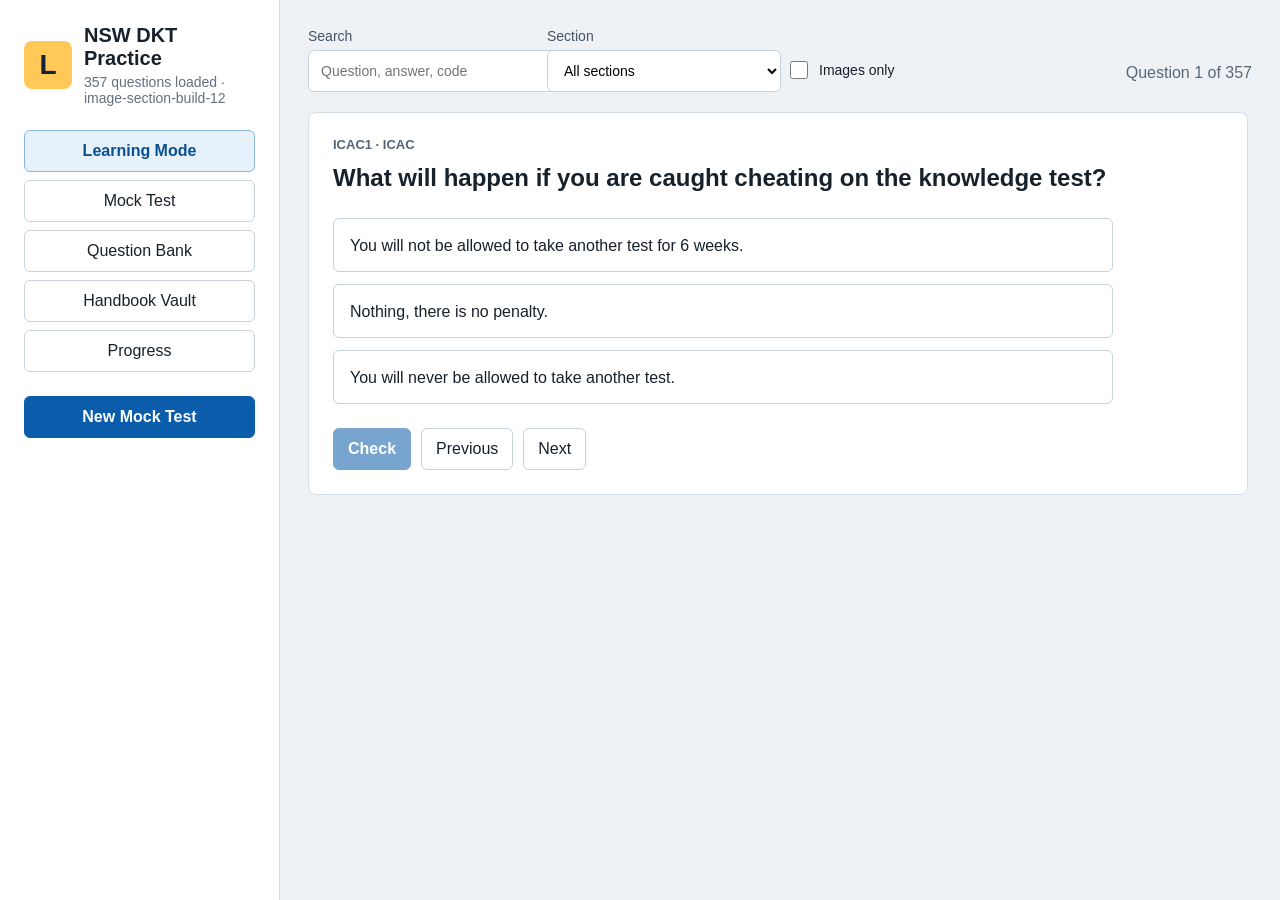
<file: index.html>
<!doctype html>
<html lang="en">
  <head>
    <meta charset="UTF-8" />
    <meta name="viewport" content="width=device-width, initial-scale=1.0" />
    <title>NSW DKT Practice</title>
    <link rel="stylesheet" href="./src/styles.css?v=12" />
  </head>
  <body>
    <div id="app"></div>
    <script type="module" src="./src/app.js?v=12"></script>
  </body>
</html>
</file>
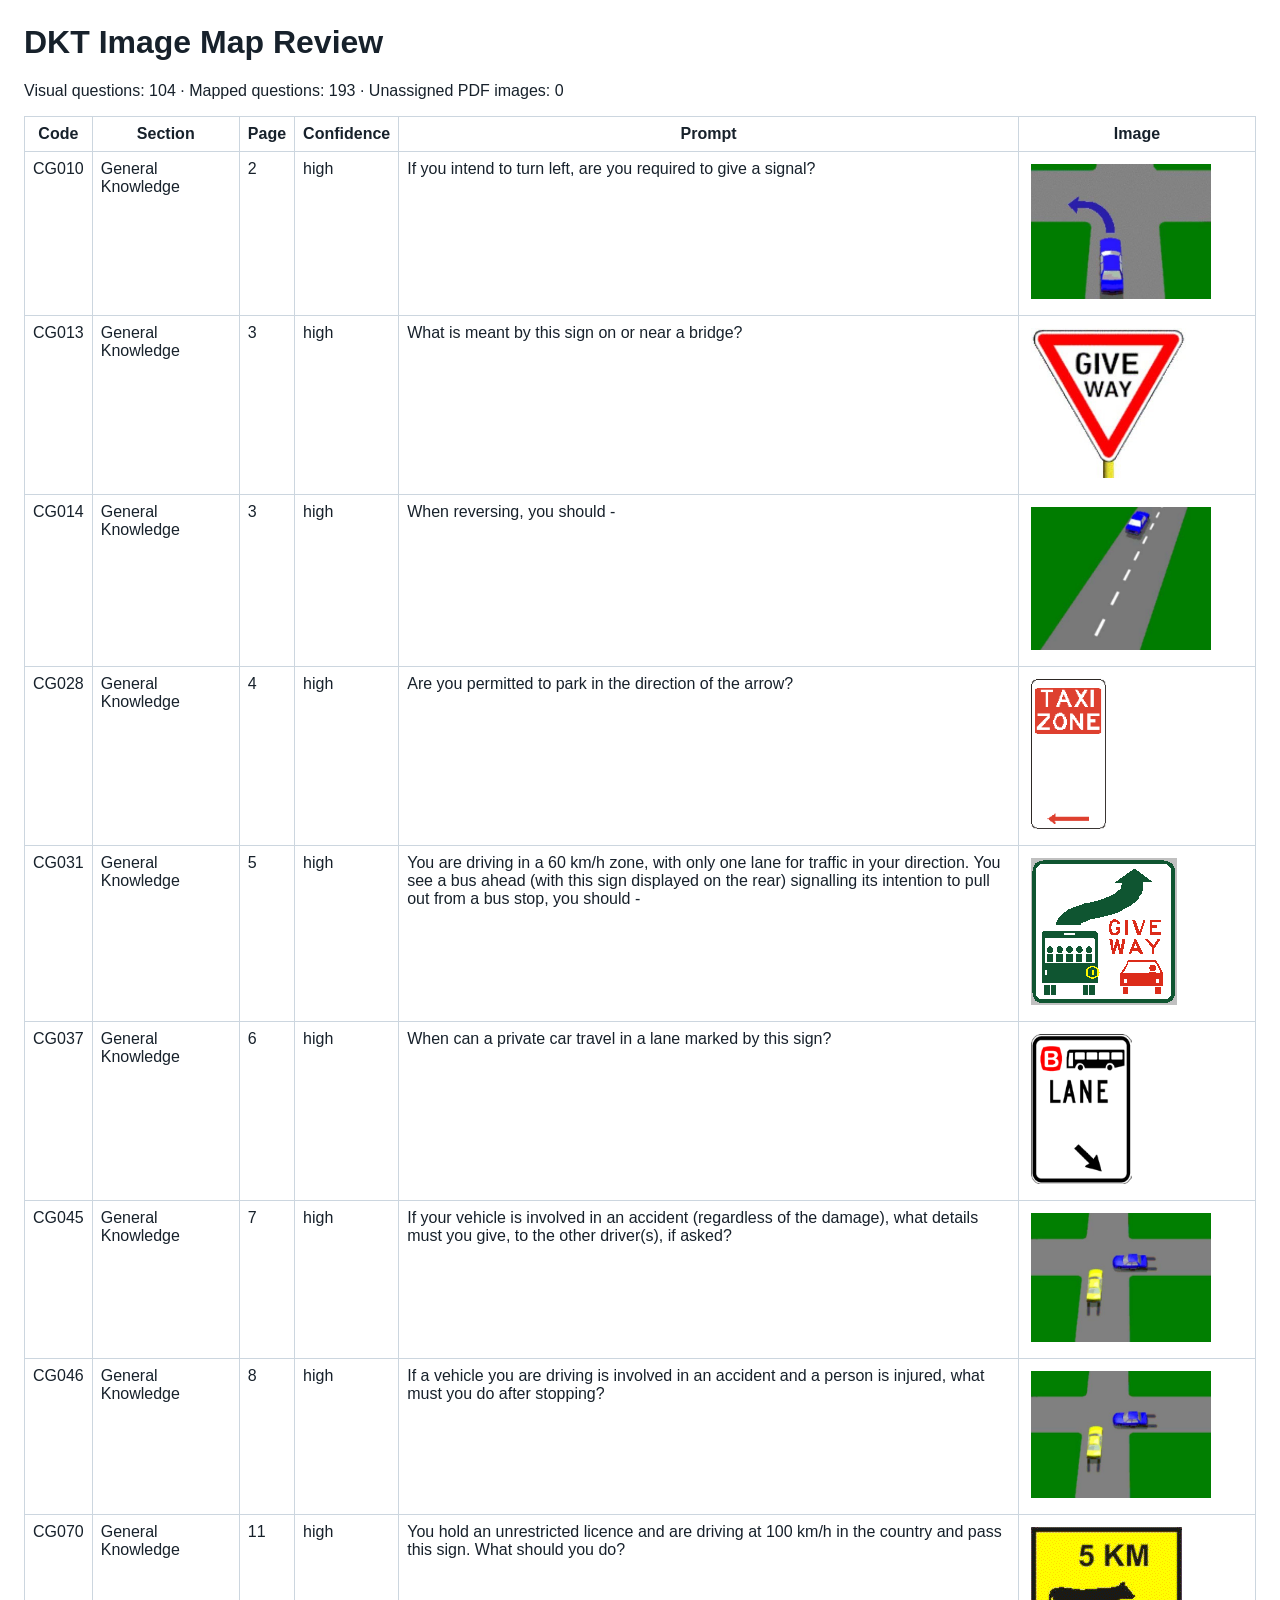
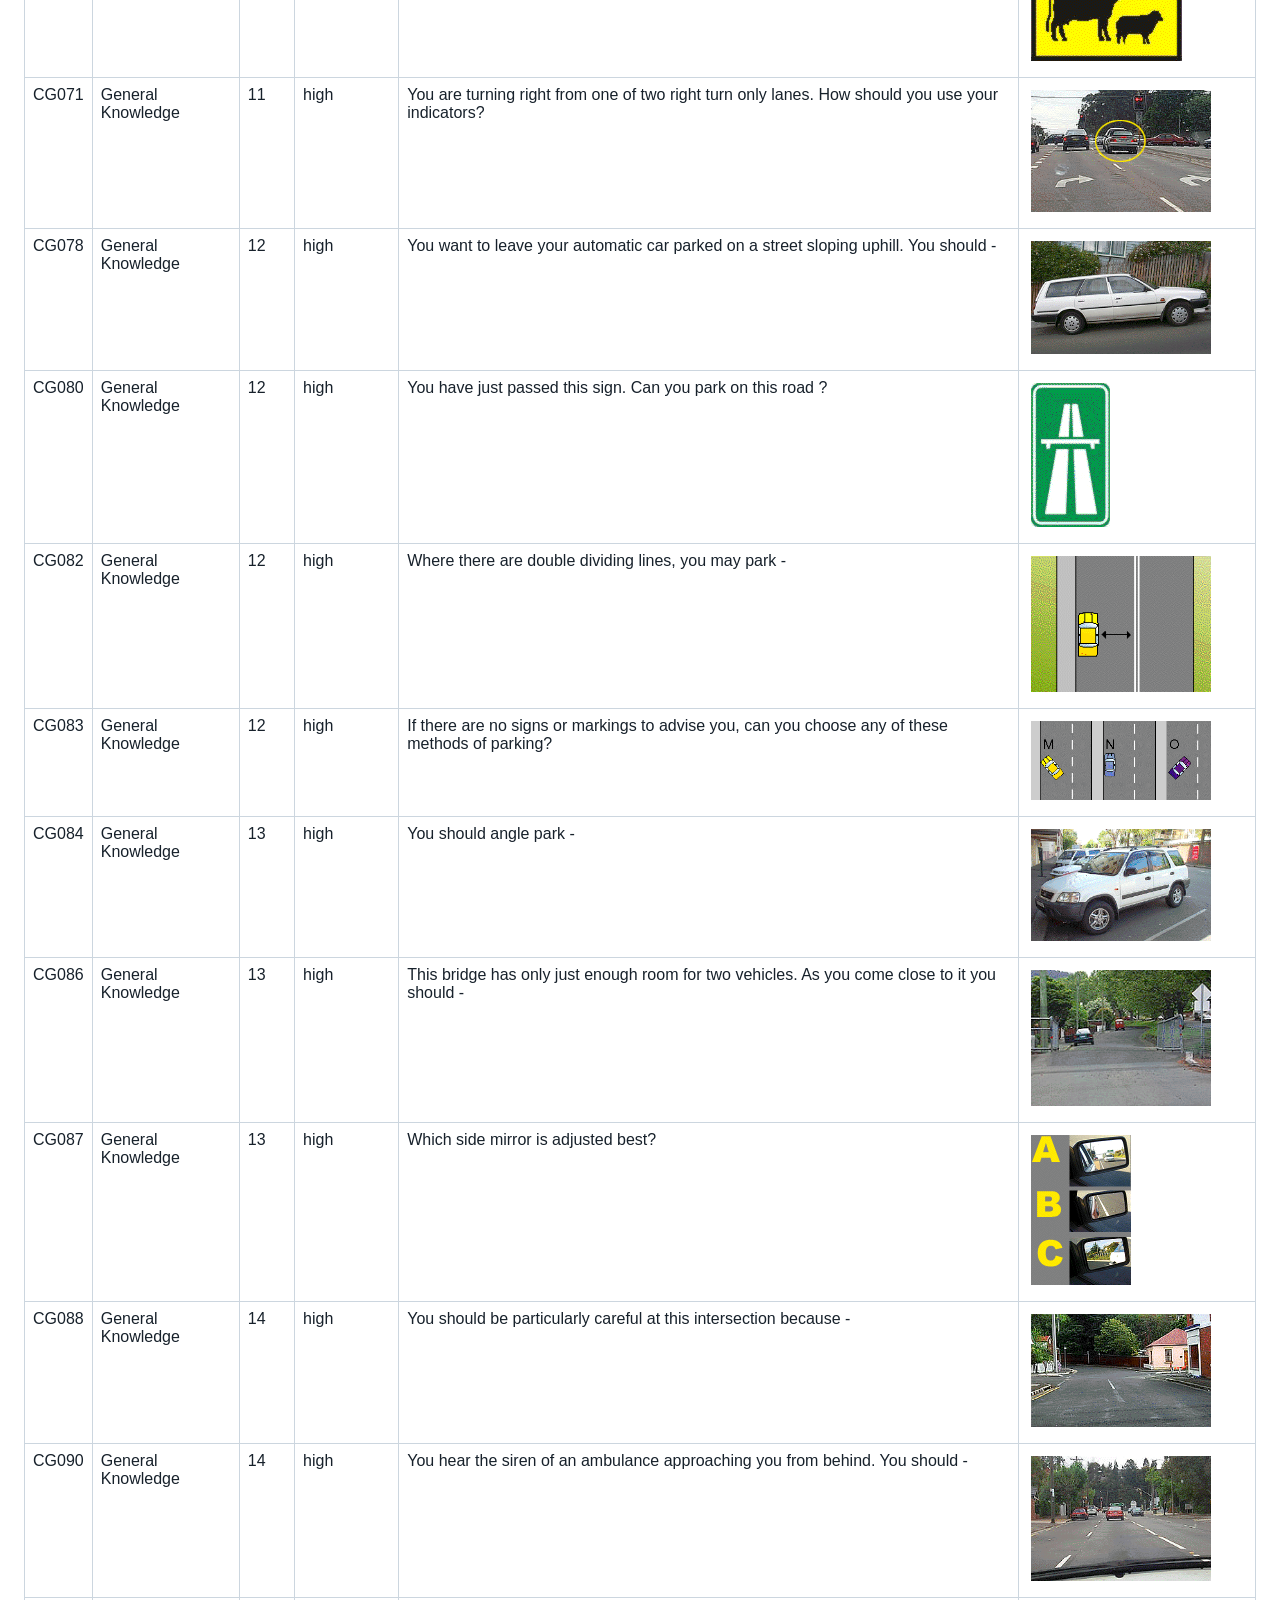
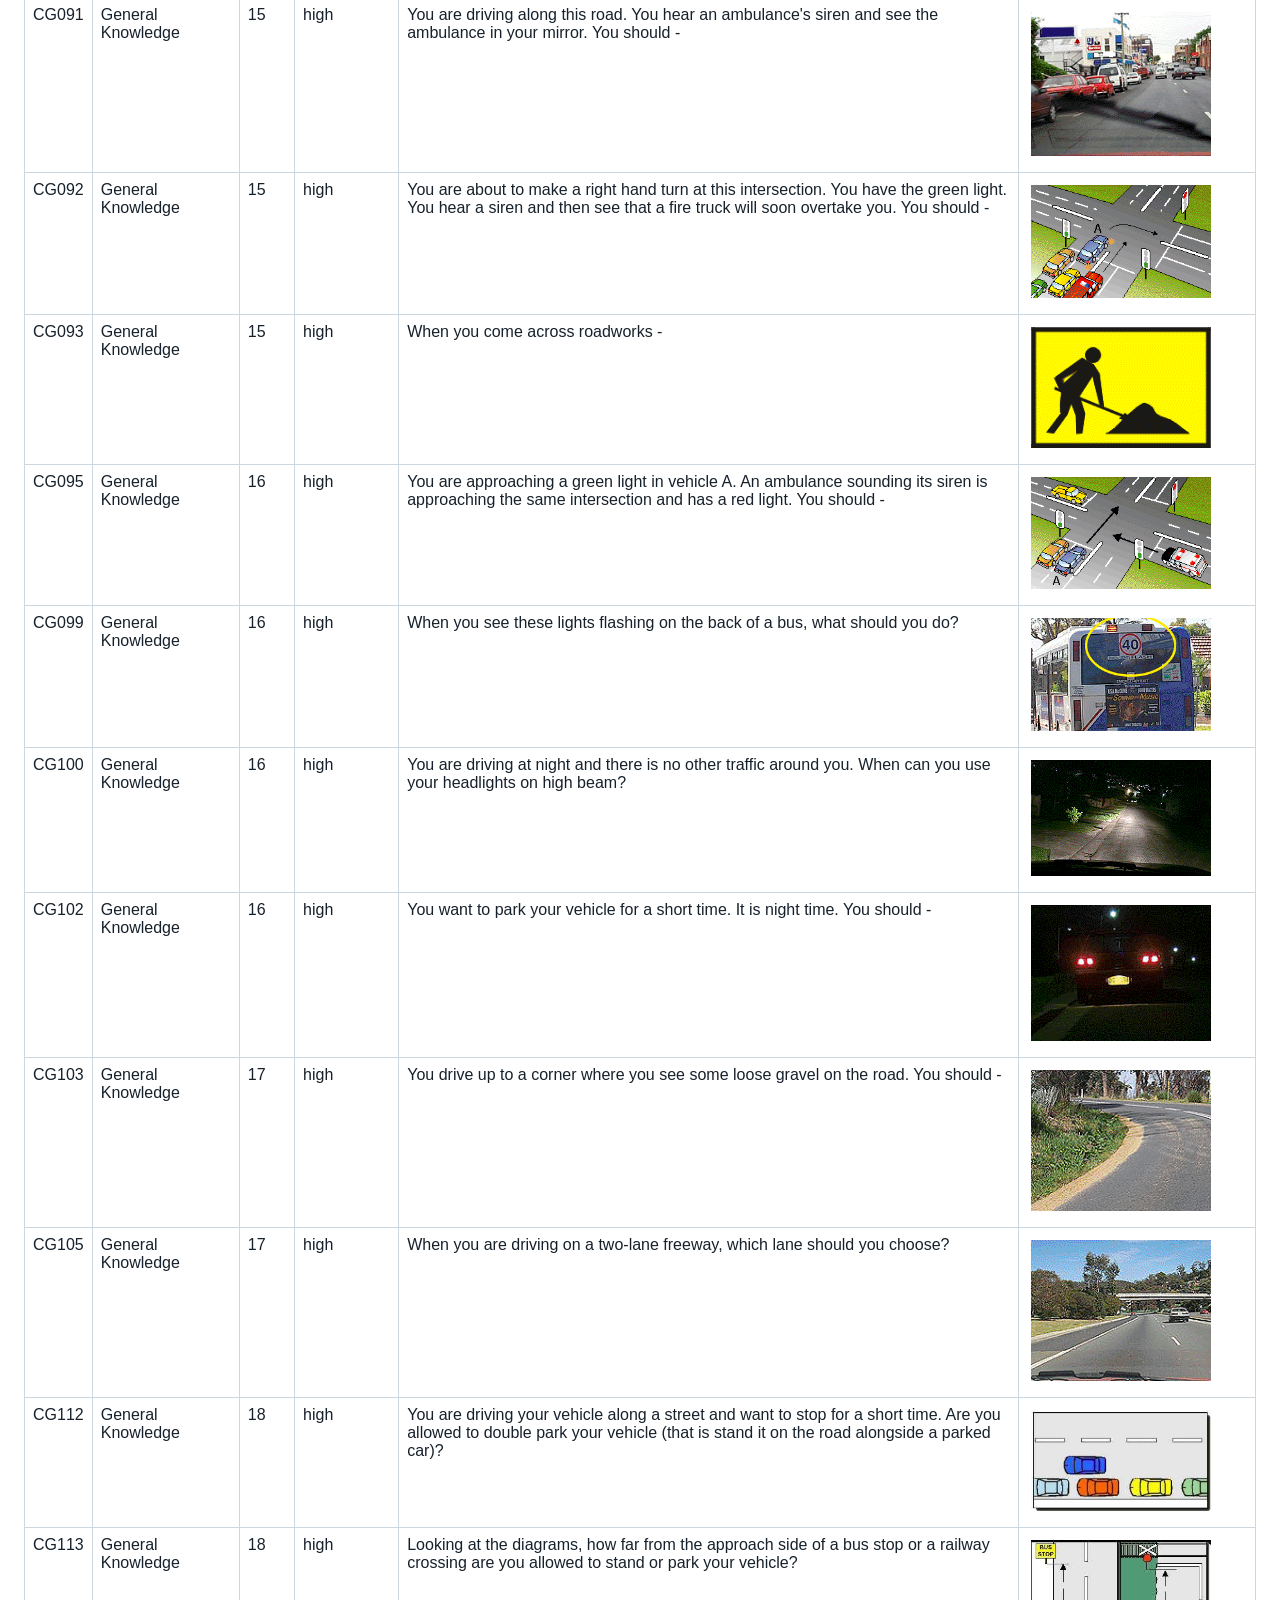
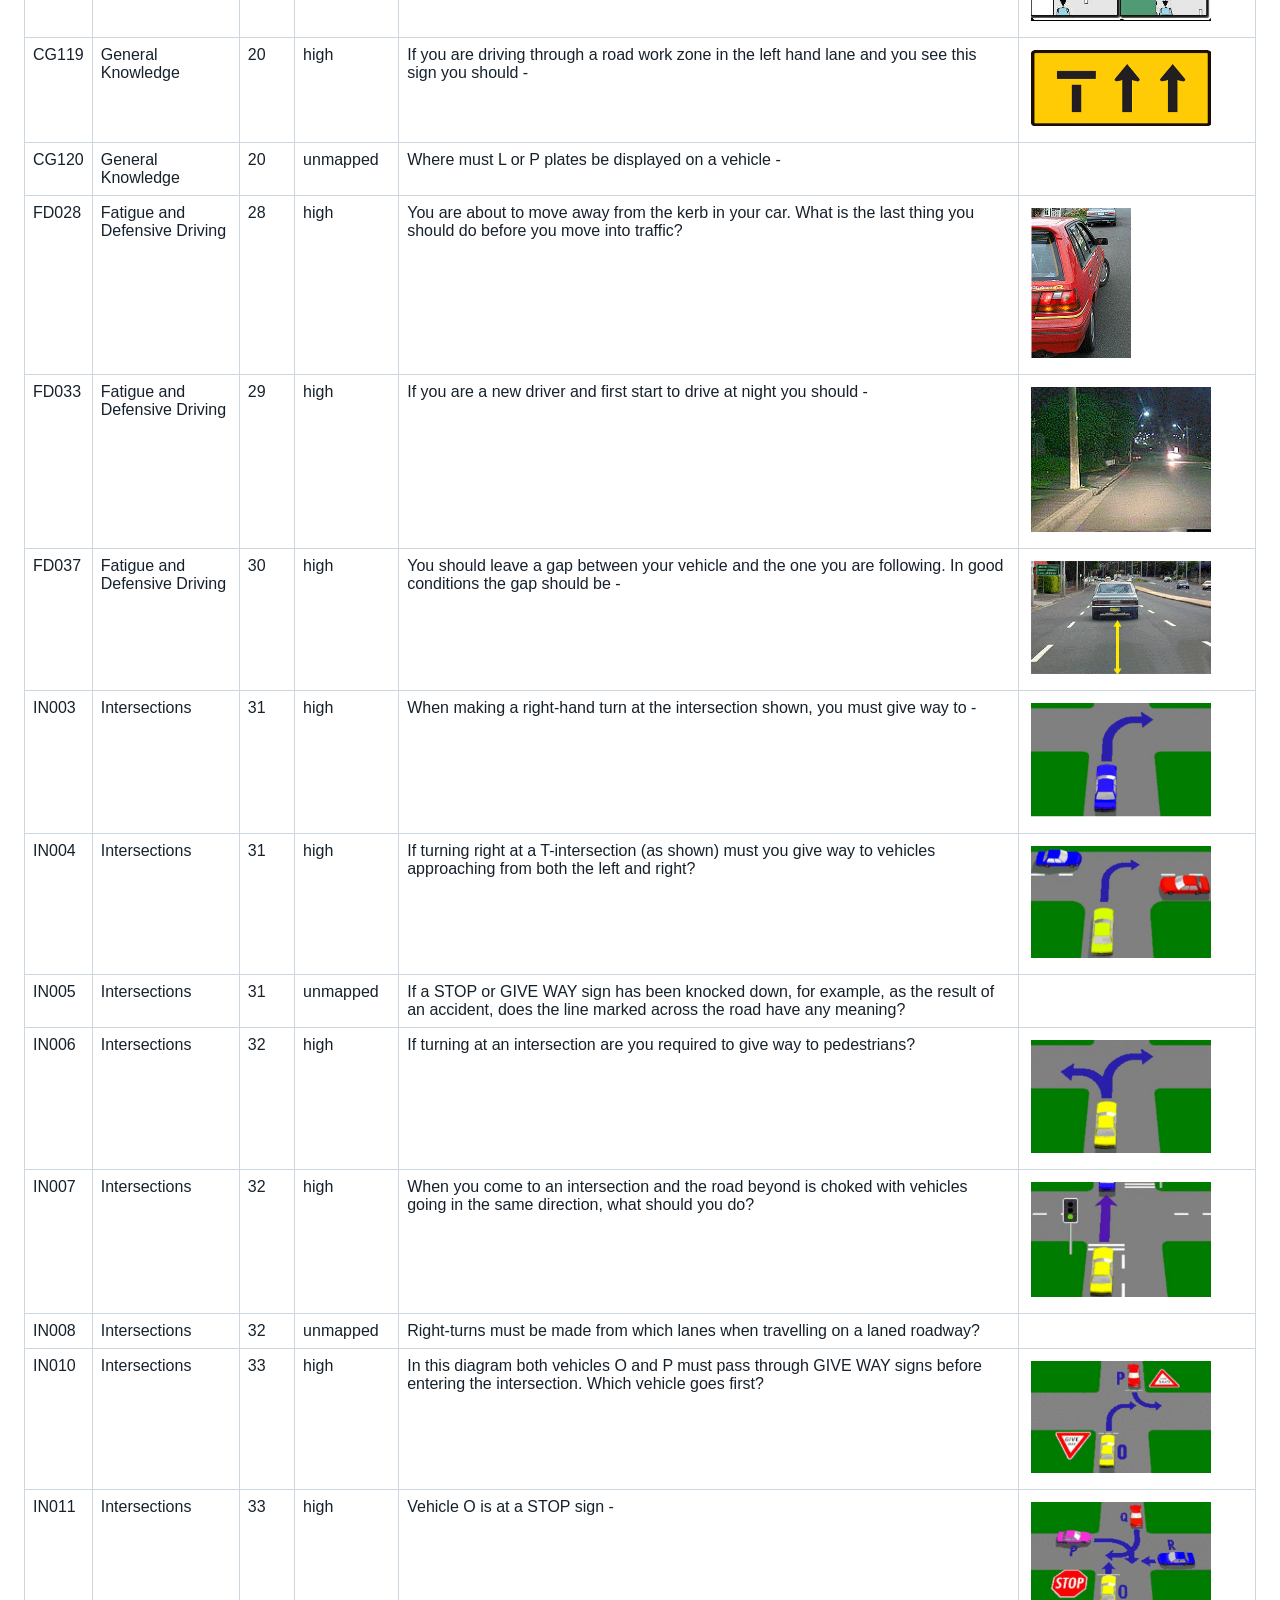
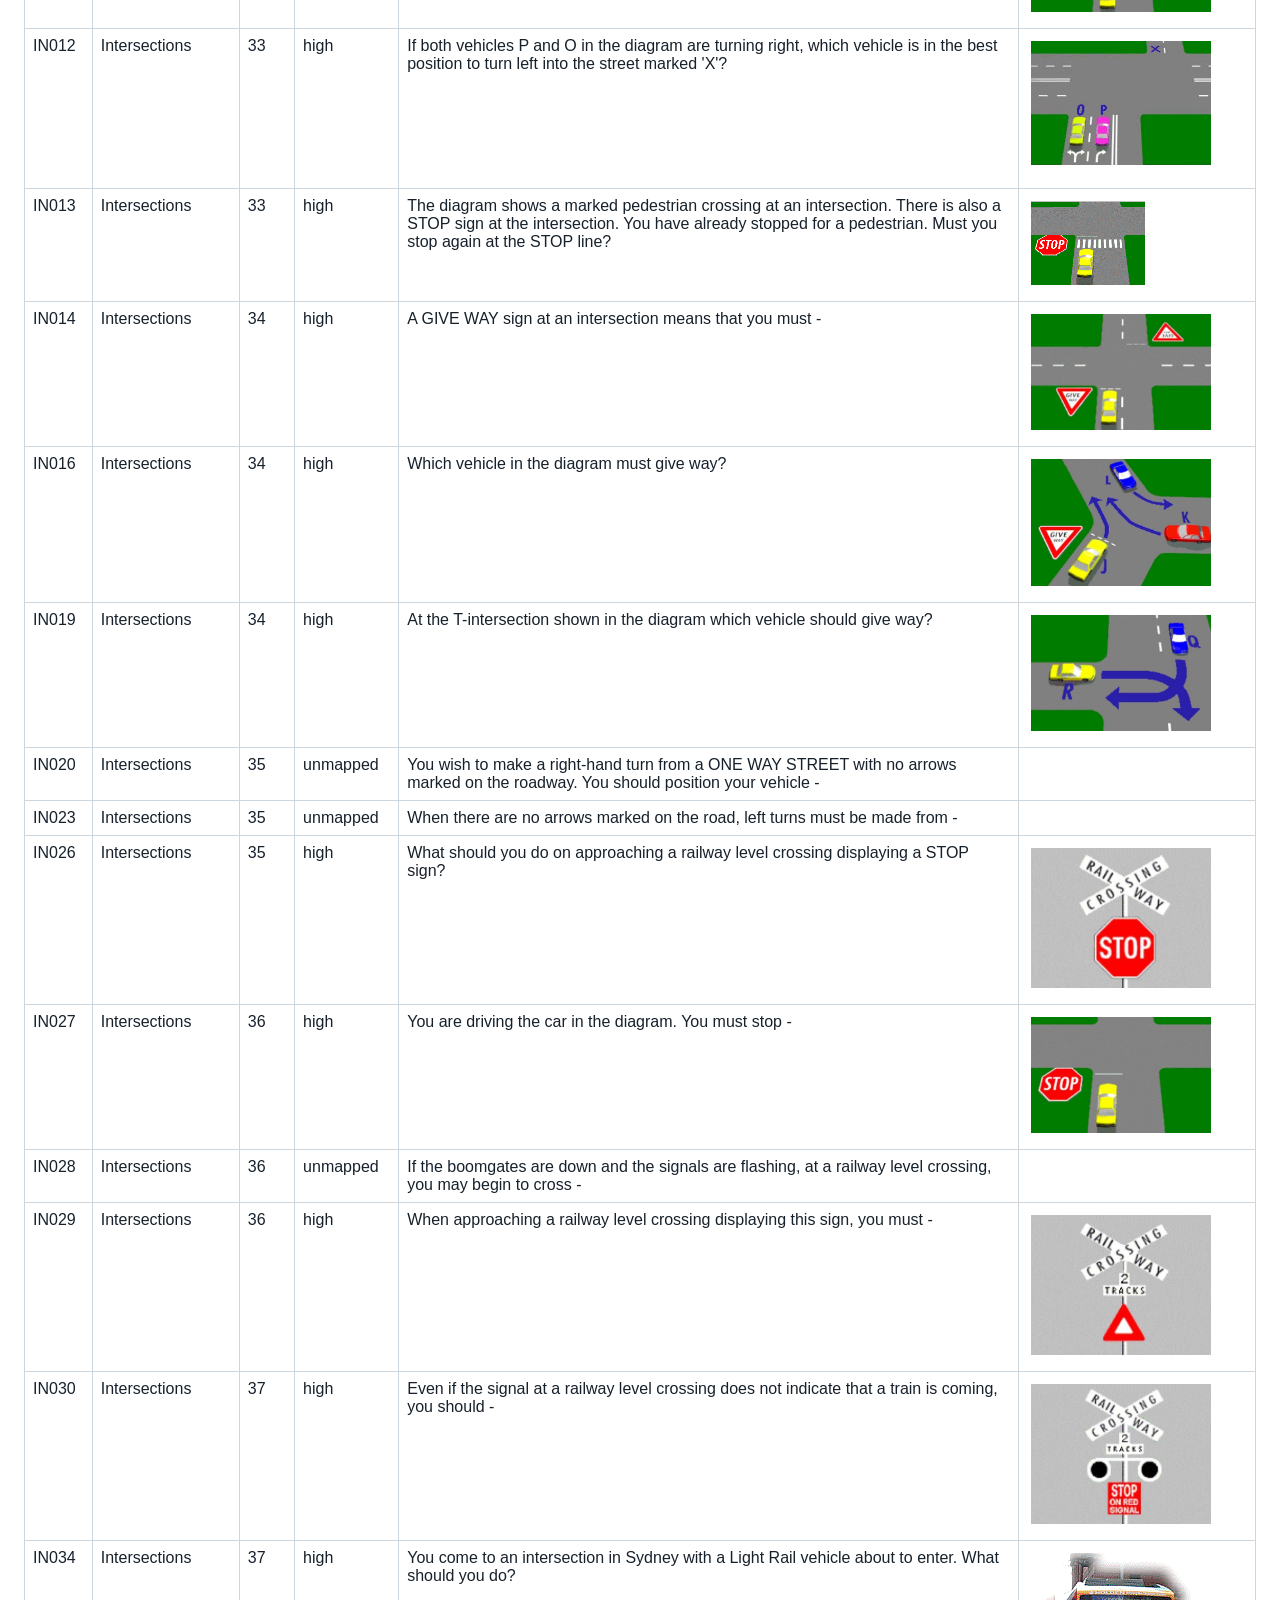
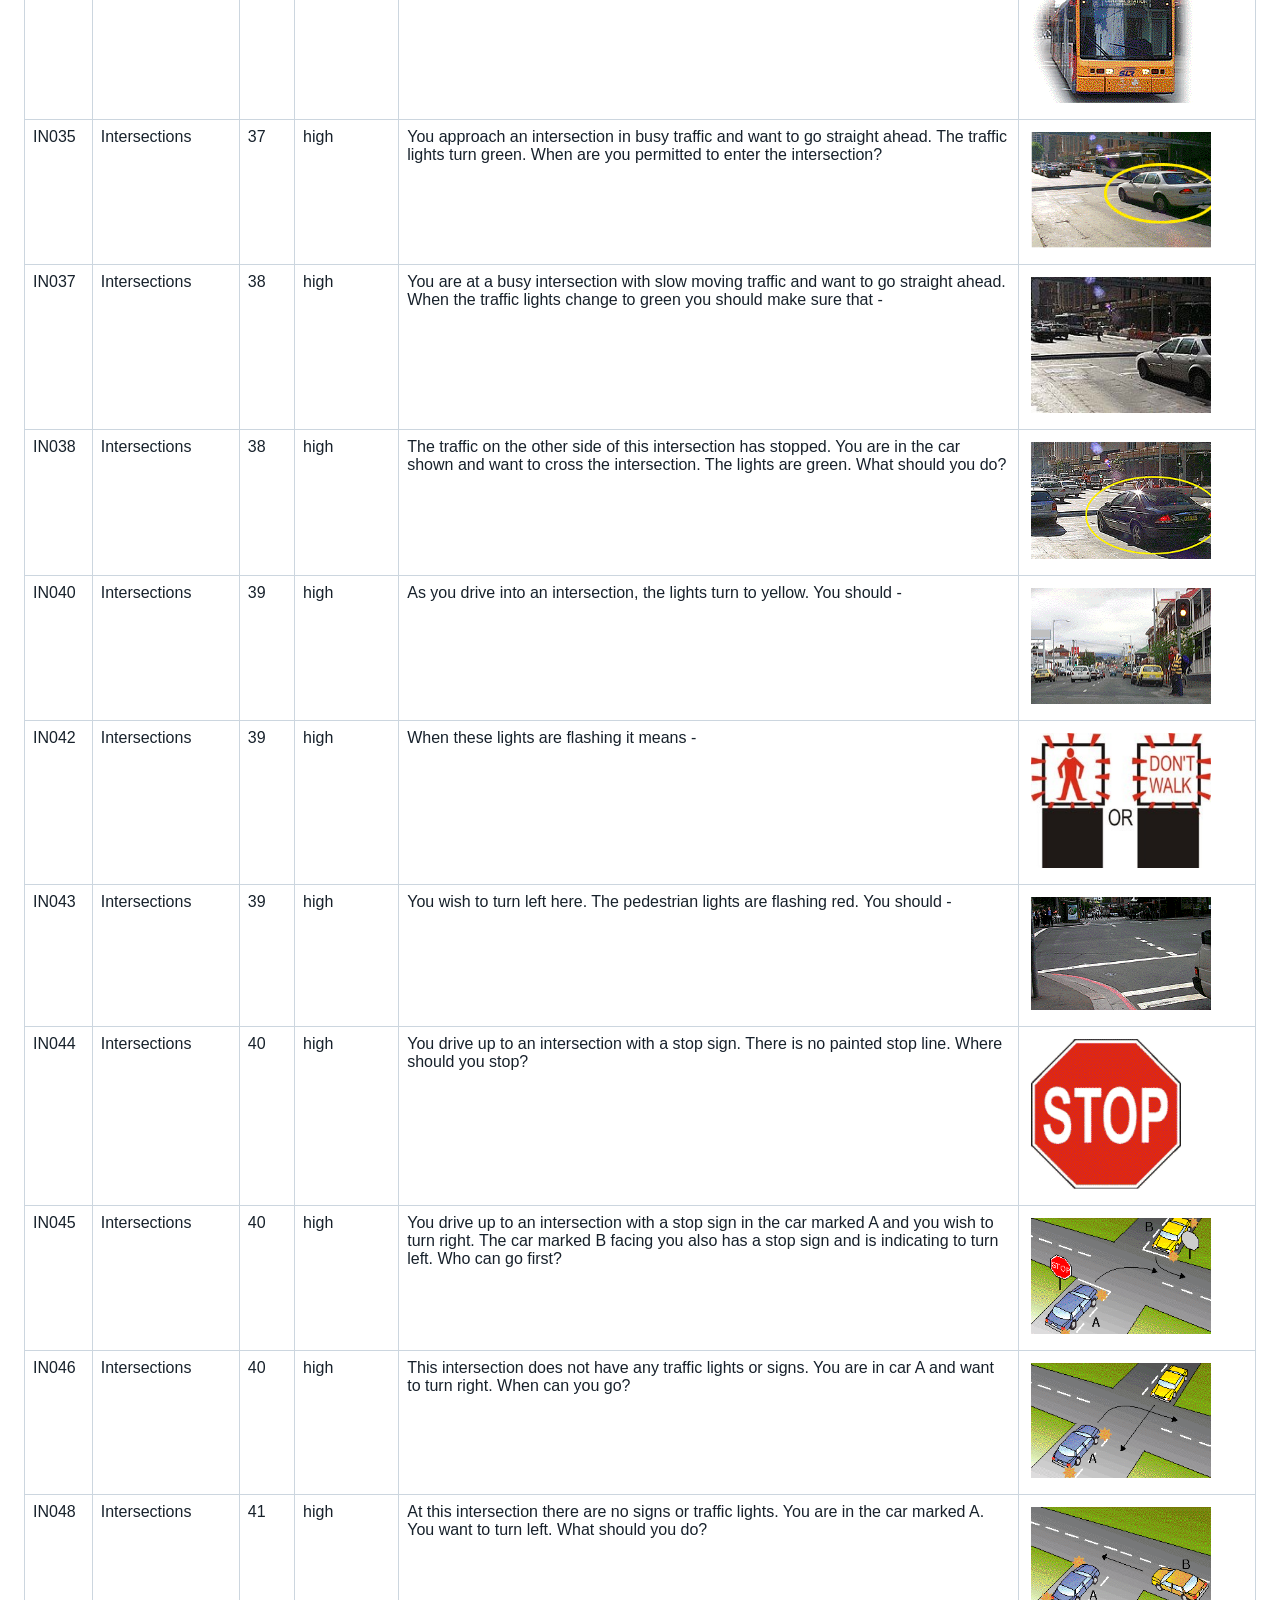
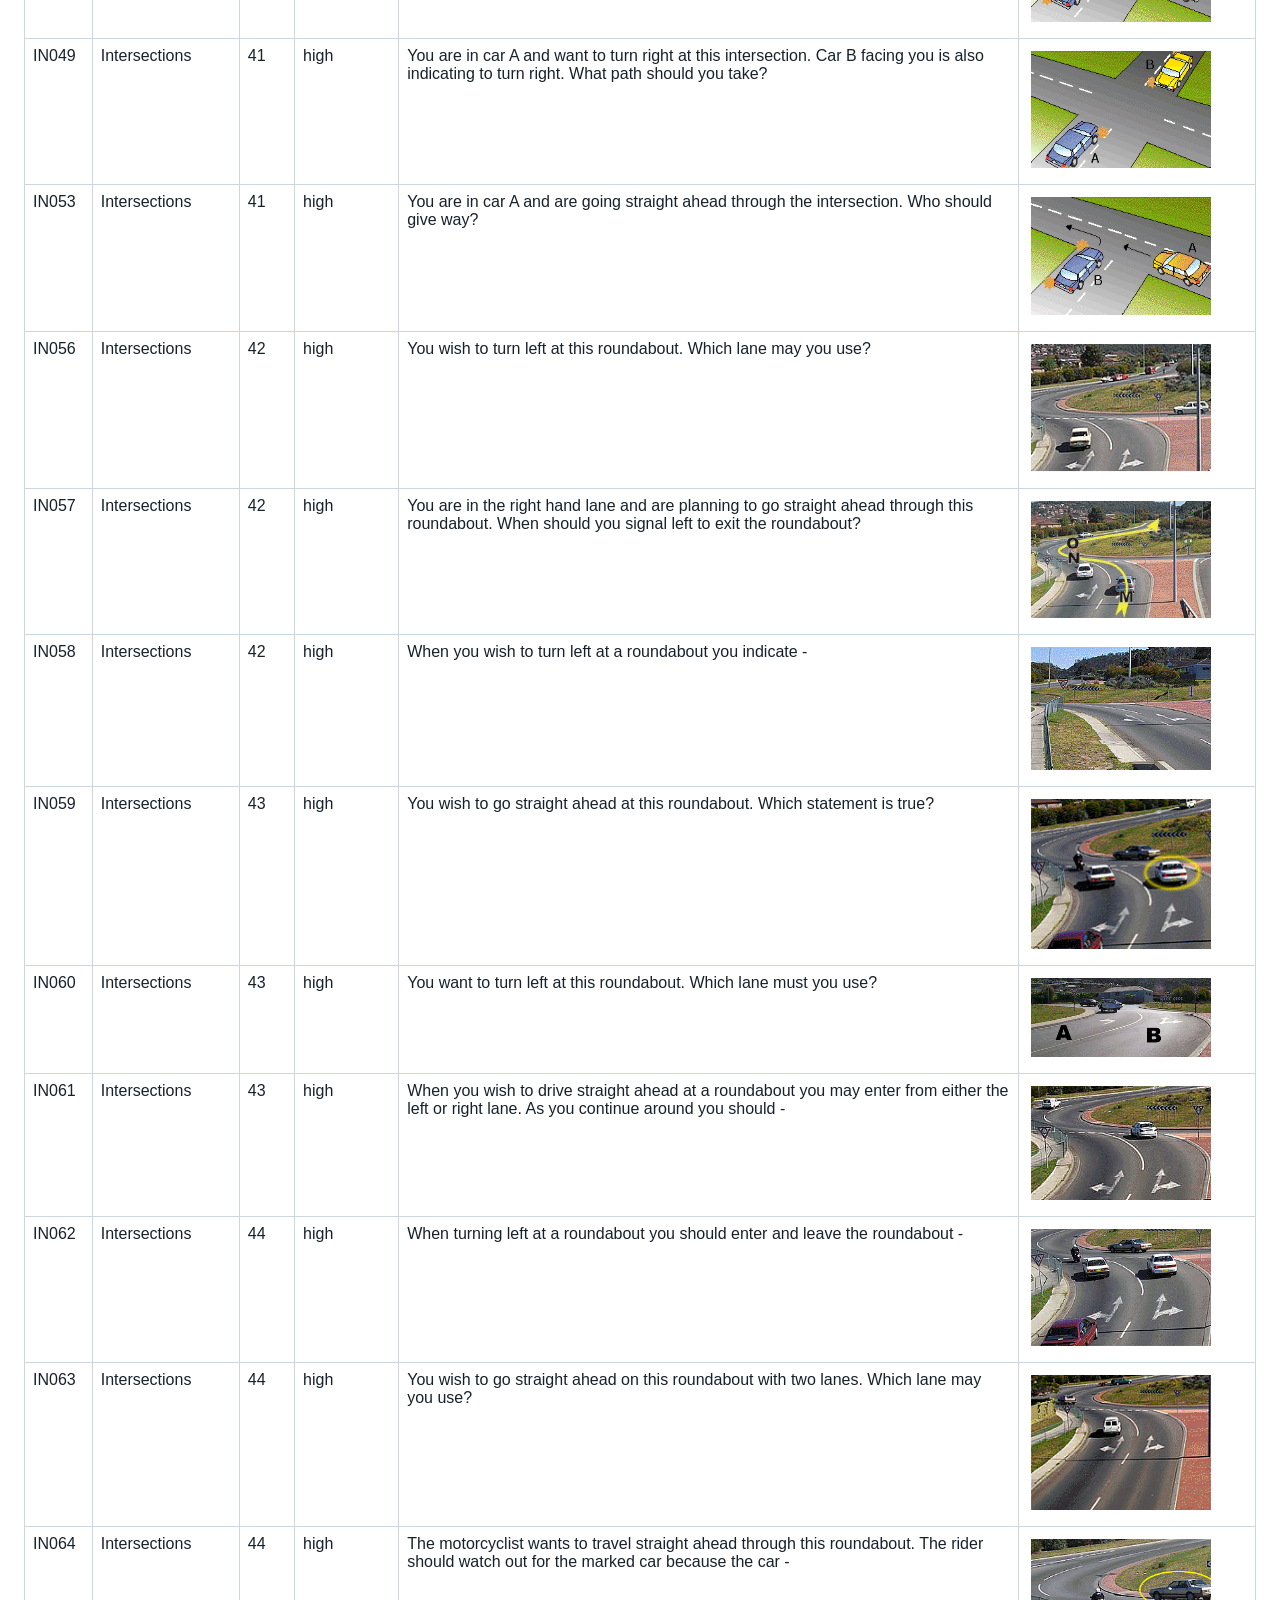
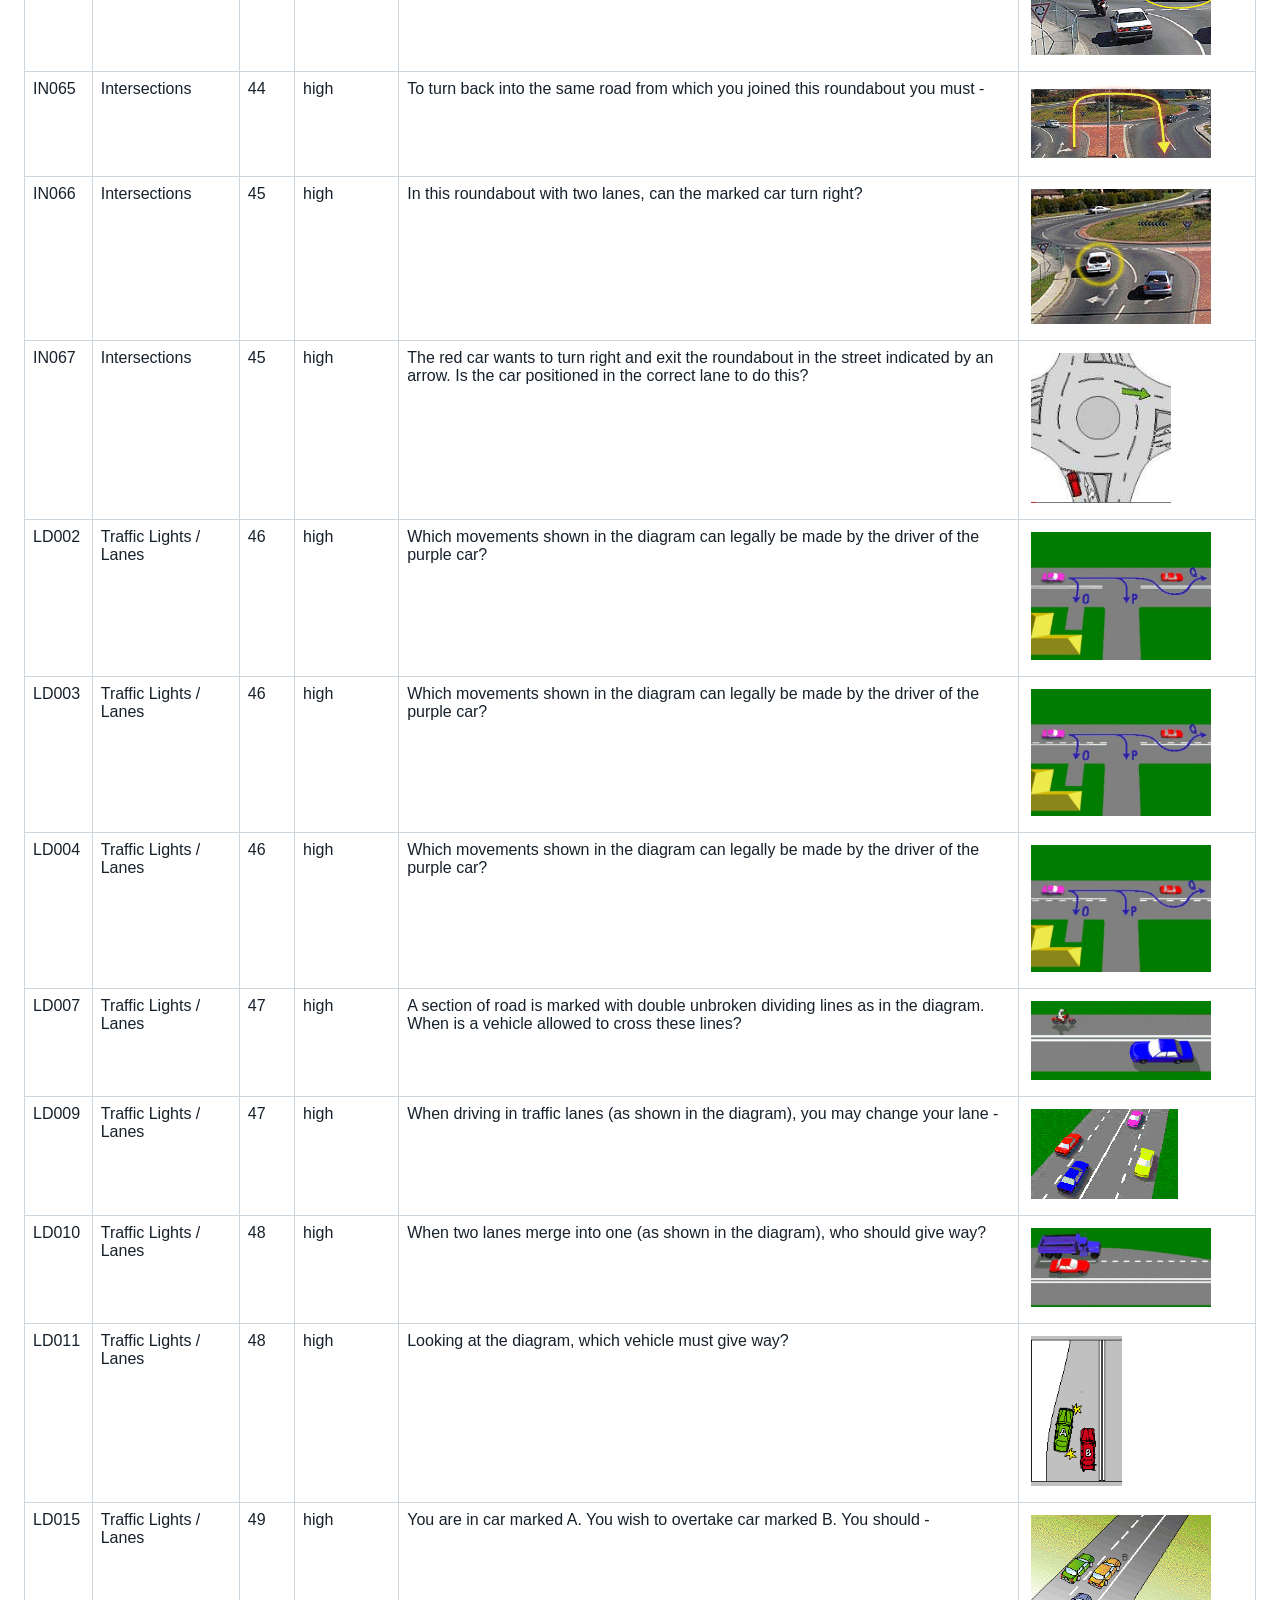
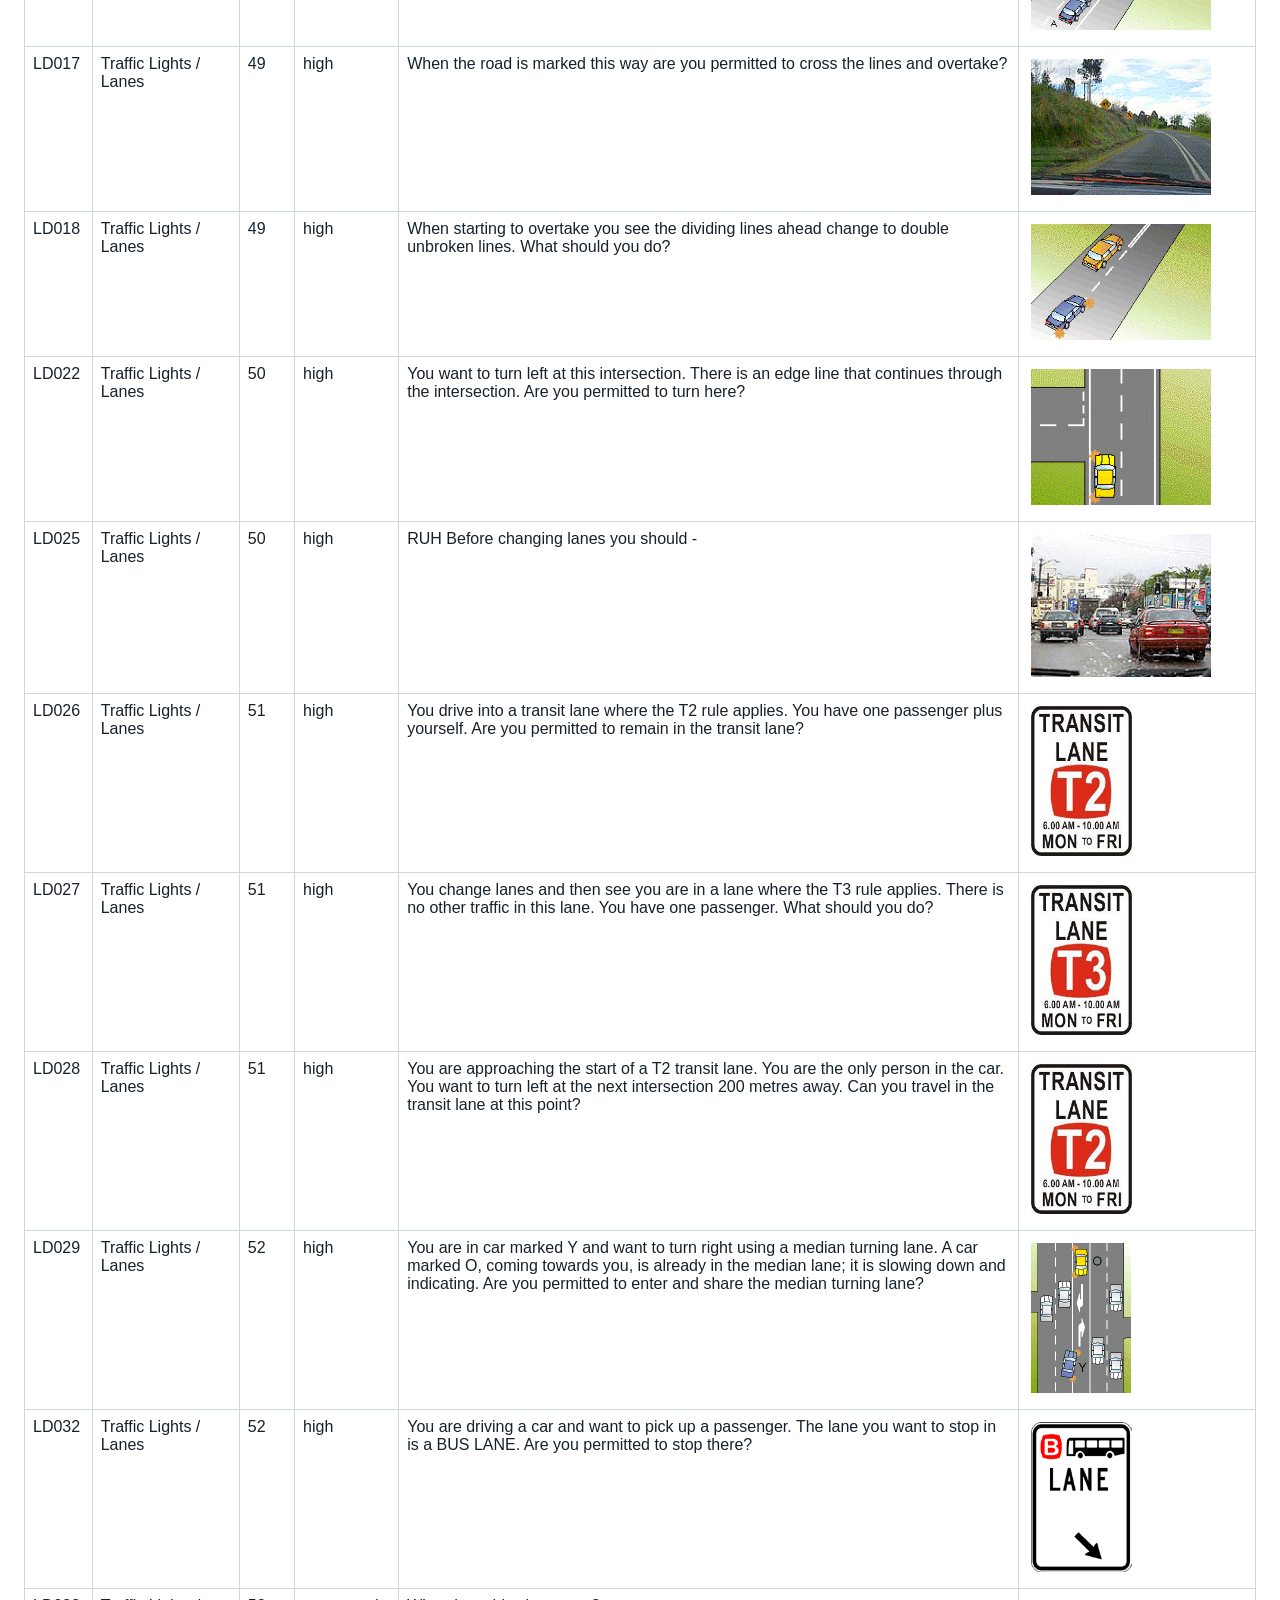
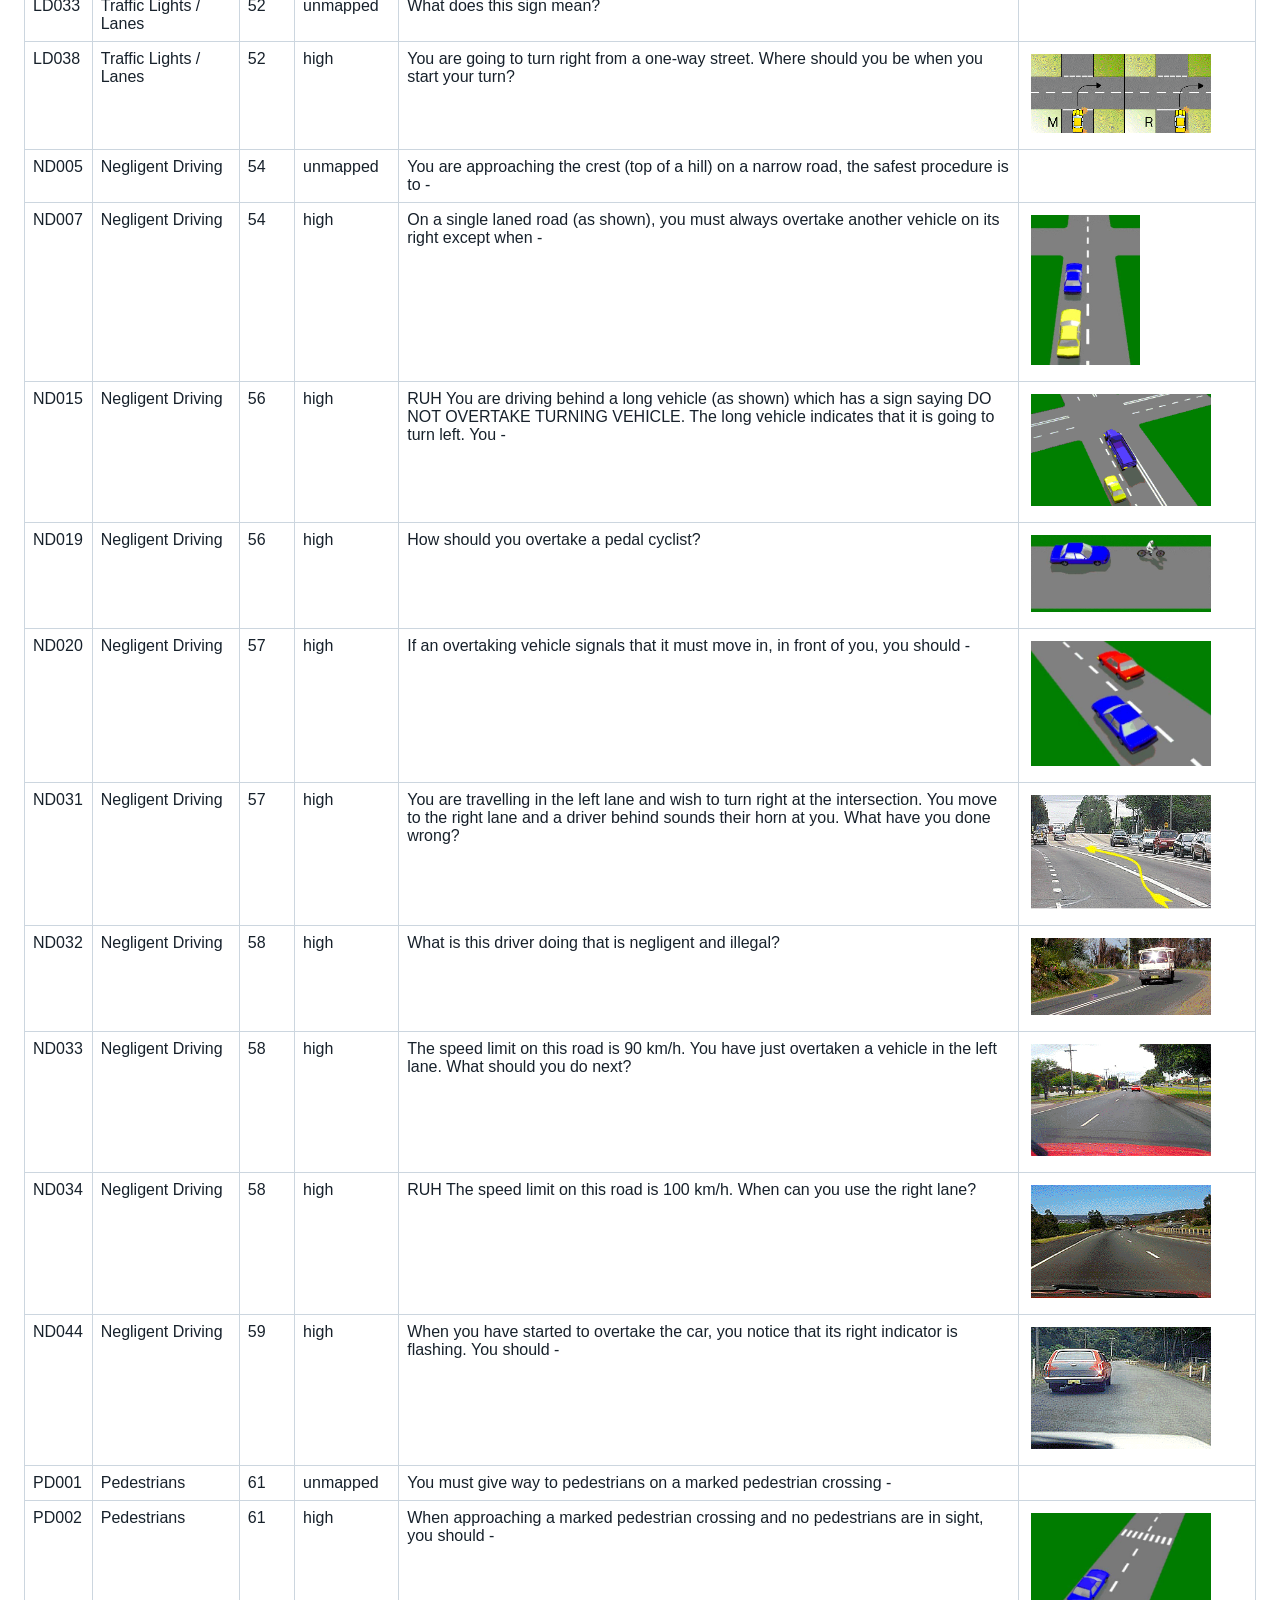
<file: qa/image-map-review.html>
<!doctype html>
<html lang="en"><head><meta charset="utf-8"><title>DKT Image Map Review</title>
<style>body{font-family:Arial,sans-serif;margin:24px;color:#17212b}table{border-collapse:collapse;width:100%}td,th{border:1px solid #ccd6df;padding:8px;vertical-align:top}img{max-width:180px;max-height:150px;object-fit:contain;margin:4px}.imgs{min-width:220px}</style>
</head><body>
<h1>DKT Image Map Review</h1>
<p>Visual questions: 104 · Mapped questions: 193 · Unassigned PDF images: 0</p>
<table><thead><tr><th>Code</th><th>Section</th><th>Page</th><th>Confidence</th><th>Prompt</th><th>Image</th></tr></thead><tbody>
<tr><td>CG010</td><td>General Knowledge</td><td>2</td><td>high</td><td>If you intend to turn left, are you required to give a signal?</td><td class="imgs"><img src="../public/images/questions/cg010.png" alt="CG010 image"></td></tr><tr><td>CG013</td><td>General Knowledge</td><td>3</td><td>high</td><td>What is meant by this sign on or near a bridge?</td><td class="imgs"><img src="../public/images/questions/cg013.png" alt="CG013 image"></td></tr><tr><td>CG014</td><td>General Knowledge</td><td>3</td><td>high</td><td>When reversing, you should -</td><td class="imgs"><img src="../public/images/questions/cg014.png" alt="CG014 image"></td></tr><tr><td>CG028</td><td>General Knowledge</td><td>4</td><td>high</td><td>Are you permitted to park in the direction of the arrow?</td><td class="imgs"><img src="../public/images/questions/cg028.png" alt="CG028 image"></td></tr><tr><td>CG031</td><td>General Knowledge</td><td>5</td><td>high</td><td>You are driving in a 60 km/h zone, with only one lane for traffic in your direction. You see a bus ahead (with this sign displayed on the rear) signalling its intention to pull out from a bus stop, you should -</td><td class="imgs"><img src="../public/images/questions/cg031.png" alt="CG031 image"></td></tr><tr><td>CG037</td><td>General Knowledge</td><td>6</td><td>high</td><td>When can a private car travel in a lane marked by this sign?</td><td class="imgs"><img src="../public/images/questions/cg037.png" alt="CG037 image"></td></tr><tr><td>CG045</td><td>General Knowledge</td><td>7</td><td>high</td><td>If your vehicle is involved in an accident (regardless of the damage), what details must you give, to the other driver(s), if asked?</td><td class="imgs"><img src="../public/images/questions/cg045.png" alt="CG045 image"></td></tr><tr><td>CG046</td><td>General Knowledge</td><td>8</td><td>high</td><td>If a vehicle you are driving is involved in an accident and a person is injured, what must you do after stopping?</td><td class="imgs"><img src="../public/images/questions/cg046.png" alt="CG046 image"></td></tr><tr><td>CG070</td><td>General Knowledge</td><td>11</td><td>high</td><td>You hold an unrestricted licence and are driving at 100 km/h in the country and pass this sign. What should you do?</td><td class="imgs"><img src="../public/images/questions/cg070.png" alt="CG070 image"></td></tr><tr><td>CG071</td><td>General Knowledge</td><td>11</td><td>high</td><td>You are turning right from one of two right turn only lanes. How should you use your indicators?</td><td class="imgs"><img src="../public/images/questions/cg071.png" alt="CG071 image"></td></tr><tr><td>CG078</td><td>General Knowledge</td><td>12</td><td>high</td><td>You want to leave your automatic car parked on a street sloping uphill. You should -</td><td class="imgs"><img src="../public/images/questions/cg078.png" alt="CG078 image"></td></tr><tr><td>CG080</td><td>General Knowledge</td><td>12</td><td>high</td><td>You have just passed this sign. Can you park on this road ?</td><td class="imgs"><img src="../public/images/questions/cg080.png" alt="CG080 image"></td></tr><tr><td>CG082</td><td>General Knowledge</td><td>12</td><td>high</td><td>Where there are double dividing lines, you may park -</td><td class="imgs"><img src="../public/images/questions/cg082.png" alt="CG082 image"></td></tr><tr><td>CG083</td><td>General Knowledge</td><td>12</td><td>high</td><td>If there are no signs or markings to advise you, can you choose any of these methods of parking?</td><td class="imgs"><img src="../public/images/questions/cg083.png" alt="CG083 image"></td></tr><tr><td>CG084</td><td>General Knowledge</td><td>13</td><td>high</td><td>You should angle park -</td><td class="imgs"><img src="../public/images/questions/cg084.png" alt="CG084 image"></td></tr><tr><td>CG086</td><td>General Knowledge</td><td>13</td><td>high</td><td>This bridge has only just enough room for two vehicles. As you come close to it you should -</td><td class="imgs"><img src="../public/images/questions/cg086.png" alt="CG086 image"></td></tr><tr><td>CG087</td><td>General Knowledge</td><td>13</td><td>high</td><td>Which side mirror is adjusted best?</td><td class="imgs"><img src="../public/images/questions/cg087.png" alt="CG087 image"></td></tr><tr><td>CG088</td><td>General Knowledge</td><td>14</td><td>high</td><td>You should be particularly careful at this intersection because -</td><td class="imgs"><img src="../public/images/questions/cg088.png" alt="CG088 image"></td></tr><tr><td>CG090</td><td>General Knowledge</td><td>14</td><td>high</td><td>You hear the siren of an ambulance approaching you from behind. You should -</td><td class="imgs"><img src="../public/images/questions/cg090.png" alt="CG090 image"></td></tr><tr><td>CG091</td><td>General Knowledge</td><td>15</td><td>high</td><td>You are driving along this road. You hear an ambulance's siren and see the ambulance in your mirror. You should -</td><td class="imgs"><img src="../public/images/questions/cg091.png" alt="CG091 image"></td></tr><tr><td>CG092</td><td>General Knowledge</td><td>15</td><td>high</td><td>You are about to make a right hand turn at this intersection. You have the green light. You hear a siren and then see that a fire truck will soon overtake you. You should -</td><td class="imgs"><img src="../public/images/questions/cg092.png" alt="CG092 image"></td></tr><tr><td>CG093</td><td>General Knowledge</td><td>15</td><td>high</td><td>When you come across roadworks -</td><td class="imgs"><img src="../public/images/questions/cg093.png" alt="CG093 image"></td></tr><tr><td>CG095</td><td>General Knowledge</td><td>16</td><td>high</td><td>You are approaching a green light in vehicle A. An ambulance sounding its siren is approaching the same intersection and has a red light. You should -</td><td class="imgs"><img src="../public/images/questions/cg095.png" alt="CG095 image"></td></tr><tr><td>CG099</td><td>General Knowledge</td><td>16</td><td>high</td><td>When you see these lights flashing on the back of a bus, what should you do?</td><td class="imgs"><img src="../public/images/questions/cg099.png" alt="CG099 image"></td></tr><tr><td>CG100</td><td>General Knowledge</td><td>16</td><td>high</td><td>You are driving at night and there is no other traffic around you. When can you use your headlights on high beam?</td><td class="imgs"><img src="../public/images/questions/cg100.png" alt="CG100 image"></td></tr><tr><td>CG102</td><td>General Knowledge</td><td>16</td><td>high</td><td>You want to park your vehicle for a short time. It is night time. You should -</td><td class="imgs"><img src="../public/images/questions/cg102.png" alt="CG102 image"></td></tr><tr><td>CG103</td><td>General Knowledge</td><td>17</td><td>high</td><td>You drive up to a corner where you see some loose gravel on the road. You should -</td><td class="imgs"><img src="../public/images/questions/cg103.png" alt="CG103 image"></td></tr><tr><td>CG105</td><td>General Knowledge</td><td>17</td><td>high</td><td>When you are driving on a two-lane freeway, which lane should you choose?</td><td class="imgs"><img src="../public/images/questions/cg105.png" alt="CG105 image"></td></tr><tr><td>CG112</td><td>General Knowledge</td><td>18</td><td>high</td><td>You are driving your vehicle along a street and want to stop for a short time. Are you allowed to double park your vehicle (that is stand it on the road alongside a parked car)?</td><td class="imgs"><img src="../public/images/questions/cg112.png" alt="CG112 image"></td></tr><tr><td>CG113</td><td>General Knowledge</td><td>18</td><td>high</td><td>Looking at the diagrams, how far from the approach side of a bus stop or a railway crossing are you allowed to stand or park your vehicle?</td><td class="imgs"><img src="../public/images/questions/cg113.png" alt="CG113 image"></td></tr><tr><td>CG119</td><td>General Knowledge</td><td>20</td><td>high</td><td>If you are driving through a road work zone in the left hand lane and you see this sign you should -</td><td class="imgs"><img src="../public/images/questions/cg119.png" alt="CG119 image"></td></tr><tr><td>CG120</td><td>General Knowledge</td><td>20</td><td>unmapped</td><td>Where must L or P plates be displayed on a vehicle -</td><td class="imgs"></td></tr><tr><td>FD028</td><td>Fatigue and Defensive Driving</td><td>28</td><td>high</td><td>You are about to move away from the kerb in your car. What is the last thing you should do before you move into traffic?</td><td class="imgs"><img src="../public/images/questions/fd028.png" alt="FD028 image"></td></tr><tr><td>FD033</td><td>Fatigue and Defensive Driving</td><td>29</td><td>high</td><td>If you are a new driver and first start to drive at night you should -</td><td class="imgs"><img src="../public/images/questions/fd033.png" alt="FD033 image"></td></tr><tr><td>FD037</td><td>Fatigue and Defensive Driving</td><td>30</td><td>high</td><td>You should leave a gap between your vehicle and the one you are following. In good conditions the gap should be -</td><td class="imgs"><img src="../public/images/questions/fd037.png" alt="FD037 image"></td></tr><tr><td>IN003</td><td>Intersections</td><td>31</td><td>high</td><td>When making a right-hand turn at the intersection shown, you must give way to -</td><td class="imgs"><img src="../public/images/questions/in003.png" alt="IN003 image"></td></tr><tr><td>IN004</td><td>Intersections</td><td>31</td><td>high</td><td>If turning right at a T-intersection (as shown) must you give way to vehicles approaching from both the left and right?</td><td class="imgs"><img src="../public/images/questions/in004.png" alt="IN004 image"></td></tr><tr><td>IN005</td><td>Intersections</td><td>31</td><td>unmapped</td><td>If a STOP or GIVE WAY sign has been knocked down, for example, as the result of an accident, does the line marked across the road have any meaning?</td><td class="imgs"></td></tr><tr><td>IN006</td><td>Intersections</td><td>32</td><td>high</td><td>If turning at an intersection are you required to give way to pedestrians?</td><td class="imgs"><img src="../public/images/questions/in006.png" alt="IN006 image"></td></tr><tr><td>IN007</td><td>Intersections</td><td>32</td><td>high</td><td>When you come to an intersection and the road beyond is choked with vehicles going in the same direction, what should you do?</td><td class="imgs"><img src="../public/images/questions/in007.png" alt="IN007 image"></td></tr><tr><td>IN008</td><td>Intersections</td><td>32</td><td>unmapped</td><td>Right-turns must be made from which lanes when travelling on a laned roadway?</td><td class="imgs"></td></tr><tr><td>IN010</td><td>Intersections</td><td>33</td><td>high</td><td>In this diagram both vehicles O and P must pass through GIVE WAY signs before entering the intersection. Which vehicle goes first?</td><td class="imgs"><img src="../public/images/questions/in010.png" alt="IN010 image"></td></tr><tr><td>IN011</td><td>Intersections</td><td>33</td><td>high</td><td>Vehicle O is at a STOP sign -</td><td class="imgs"><img src="../public/images/questions/in011.png" alt="IN011 image"></td></tr><tr><td>IN012</td><td>Intersections</td><td>33</td><td>high</td><td>If both vehicles P and O in the diagram are turning right, which vehicle is in the best position to turn left into the street marked 'X'?</td><td class="imgs"><img src="../public/images/questions/in012.png" alt="IN012 image"></td></tr><tr><td>IN013</td><td>Intersections</td><td>33</td><td>high</td><td>The diagram shows a marked pedestrian crossing at an intersection. There is also a STOP sign at the intersection. You have already stopped for a pedestrian. Must you stop again at the STOP line?</td><td class="imgs"><img src="../public/images/questions/in013.png" alt="IN013 image"></td></tr><tr><td>IN014</td><td>Intersections</td><td>34</td><td>high</td><td>A GIVE WAY sign at an intersection means that you must -</td><td class="imgs"><img src="../public/images/questions/in014.png" alt="IN014 image"></td></tr><tr><td>IN016</td><td>Intersections</td><td>34</td><td>high</td><td>Which vehicle in the diagram must give way?</td><td class="imgs"><img src="../public/images/questions/in016.png" alt="IN016 image"></td></tr><tr><td>IN019</td><td>Intersections</td><td>34</td><td>high</td><td>At the T-intersection shown in the diagram which vehicle should give way?</td><td class="imgs"><img src="../public/images/questions/in019.png" alt="IN019 image"></td></tr><tr><td>IN020</td><td>Intersections</td><td>35</td><td>unmapped</td><td>You wish to make a right-hand turn from a ONE WAY STREET with no arrows marked on the roadway. You should position your vehicle -</td><td class="imgs"></td></tr><tr><td>IN023</td><td>Intersections</td><td>35</td><td>unmapped</td><td>When there are no arrows marked on the road, left turns must be made from -</td><td class="imgs"></td></tr><tr><td>IN026</td><td>Intersections</td><td>35</td><td>high</td><td>What should you do on approaching a railway level crossing displaying a STOP sign?</td><td class="imgs"><img src="../public/images/questions/in026.png" alt="IN026 image"></td></tr><tr><td>IN027</td><td>Intersections</td><td>36</td><td>high</td><td>You are driving the car in the diagram. You must stop -</td><td class="imgs"><img src="../public/images/questions/in027.png" alt="IN027 image"></td></tr><tr><td>IN028</td><td>Intersections</td><td>36</td><td>unmapped</td><td>If the boomgates are down and the signals are flashing, at a railway level crossing, you may begin to cross -</td><td class="imgs"></td></tr><tr><td>IN029</td><td>Intersections</td><td>36</td><td>high</td><td>When approaching a railway level crossing displaying this sign, you must -</td><td class="imgs"><img src="../public/images/questions/in029.png" alt="IN029 image"></td></tr><tr><td>IN030</td><td>Intersections</td><td>37</td><td>high</td><td>Even if the signal at a railway level crossing does not indicate that a train is coming, you should -</td><td class="imgs"><img src="../public/images/questions/in030.png" alt="IN030 image"></td></tr><tr><td>IN034</td><td>Intersections</td><td>37</td><td>high</td><td>You come to an intersection in Sydney with a Light Rail vehicle about to enter. What should you do?</td><td class="imgs"><img src="../public/images/questions/in034.png" alt="IN034 image"></td></tr><tr><td>IN035</td><td>Intersections</td><td>37</td><td>high</td><td>You approach an intersection in busy traffic and want to go straight ahead. The traffic lights turn green. When are you permitted to enter the intersection?</td><td class="imgs"><img src="../public/images/questions/in035.png" alt="IN035 image"></td></tr><tr><td>IN037</td><td>Intersections</td><td>38</td><td>high</td><td>You are at a busy intersection with slow moving traffic and want to go straight ahead. When the traffic lights change to green you should make sure that -</td><td class="imgs"><img src="../public/images/questions/in037.png" alt="IN037 image"></td></tr><tr><td>IN038</td><td>Intersections</td><td>38</td><td>high</td><td>The traffic on the other side of this intersection has stopped. You are in the car shown and want to cross the intersection. The lights are green. What should you do?</td><td class="imgs"><img src="../public/images/questions/in038.png" alt="IN038 image"></td></tr><tr><td>IN040</td><td>Intersections</td><td>39</td><td>high</td><td>As you drive into an intersection, the lights turn to yellow. You should -</td><td class="imgs"><img src="../public/images/questions/in040.png" alt="IN040 image"></td></tr><tr><td>IN042</td><td>Intersections</td><td>39</td><td>high</td><td>When these lights are flashing it means -</td><td class="imgs"><img src="../public/images/questions/in042.png" alt="IN042 image"></td></tr><tr><td>IN043</td><td>Intersections</td><td>39</td><td>high</td><td>You wish to turn left here. The pedestrian lights are flashing red. You should -</td><td class="imgs"><img src="../public/images/questions/in043.png" alt="IN043 image"></td></tr><tr><td>IN044</td><td>Intersections</td><td>40</td><td>high</td><td>You drive up to an intersection with a stop sign. There is no painted stop line. Where should you stop?</td><td class="imgs"><img src="../public/images/questions/in044.png" alt="IN044 image"></td></tr><tr><td>IN045</td><td>Intersections</td><td>40</td><td>high</td><td>You drive up to an intersection with a stop sign in the car marked A and you wish to turn right. The car marked B facing you also has a stop sign and is indicating to turn left. Who can go first?</td><td class="imgs"><img src="../public/images/questions/in045.png" alt="IN045 image"></td></tr><tr><td>IN046</td><td>Intersections</td><td>40</td><td>high</td><td>This intersection does not have any traffic lights or signs. You are in car A and want to turn right. When can you go?</td><td class="imgs"><img src="../public/images/questions/in046.png" alt="IN046 image"></td></tr><tr><td>IN048</td><td>Intersections</td><td>41</td><td>high</td><td>At this intersection there are no signs or traffic lights. You are in the car marked A. You want to turn left. What should you do?</td><td class="imgs"><img src="../public/images/questions/in048.png" alt="IN048 image"></td></tr><tr><td>IN049</td><td>Intersections</td><td>41</td><td>high</td><td>You are in car A and want to turn right at this intersection. Car B facing you is also indicating to turn right. What path should you take?</td><td class="imgs"><img src="../public/images/questions/in049.png" alt="IN049 image"></td></tr><tr><td>IN053</td><td>Intersections</td><td>41</td><td>high</td><td>You are in car A and are going straight ahead through the intersection. Who should give way?</td><td class="imgs"><img src="../public/images/questions/in053.png" alt="IN053 image"></td></tr><tr><td>IN056</td><td>Intersections</td><td>42</td><td>high</td><td>You wish to turn left at this roundabout. Which lane may you use?</td><td class="imgs"><img src="../public/images/questions/in056.png" alt="IN056 image"></td></tr><tr><td>IN057</td><td>Intersections</td><td>42</td><td>high</td><td>You are in the right hand lane and are planning to go straight ahead through this roundabout. When should you signal left to exit the roundabout?</td><td class="imgs"><img src="../public/images/questions/in057.png" alt="IN057 image"></td></tr><tr><td>IN058</td><td>Intersections</td><td>42</td><td>high</td><td>When you wish to turn left at a roundabout you indicate -</td><td class="imgs"><img src="../public/images/questions/in058.png" alt="IN058 image"></td></tr><tr><td>IN059</td><td>Intersections</td><td>43</td><td>high</td><td>You wish to go straight ahead at this roundabout. Which statement is true?</td><td class="imgs"><img src="../public/images/questions/in059.png" alt="IN059 image"></td></tr><tr><td>IN060</td><td>Intersections</td><td>43</td><td>high</td><td>You want to turn left at this roundabout. Which lane must you use?</td><td class="imgs"><img src="../public/images/questions/in060.png" alt="IN060 image"></td></tr><tr><td>IN061</td><td>Intersections</td><td>43</td><td>high</td><td>When you wish to drive straight ahead at a roundabout you may enter from either the left or right lane. As you continue around you should -</td><td class="imgs"><img src="../public/images/questions/in061.png" alt="IN061 image"></td></tr><tr><td>IN062</td><td>Intersections</td><td>44</td><td>high</td><td>When turning left at a roundabout you should enter and leave the roundabout -</td><td class="imgs"><img src="../public/images/questions/in062.png" alt="IN062 image"></td></tr><tr><td>IN063</td><td>Intersections</td><td>44</td><td>high</td><td>You wish to go straight ahead on this roundabout with two lanes. Which lane may you use?</td><td class="imgs"><img src="../public/images/questions/in063.png" alt="IN063 image"></td></tr><tr><td>IN064</td><td>Intersections</td><td>44</td><td>high</td><td>The motorcyclist wants to travel straight ahead through this roundabout. The rider should watch out for the marked car because the car -</td><td class="imgs"><img src="../public/images/questions/in064.png" alt="IN064 image"></td></tr><tr><td>IN065</td><td>Intersections</td><td>44</td><td>high</td><td>To turn back into the same road from which you joined this roundabout you must -</td><td class="imgs"><img src="../public/images/questions/in065.png" alt="IN065 image"></td></tr><tr><td>IN066</td><td>Intersections</td><td>45</td><td>high</td><td>In this roundabout with two lanes, can the marked car turn right?</td><td class="imgs"><img src="../public/images/questions/in066.png" alt="IN066 image"></td></tr><tr><td>IN067</td><td>Intersections</td><td>45</td><td>high</td><td>The red car wants to turn right and exit the roundabout in the street indicated by an arrow. Is the car positioned in the correct lane to do this?</td><td class="imgs"><img src="../public/images/questions/in067.png" alt="IN067 image"></td></tr><tr><td>LD002</td><td>Traffic Lights / Lanes</td><td>46</td><td>high</td><td>Which movements shown in the diagram can legally be made by the driver of the purple car?</td><td class="imgs"><img src="../public/images/questions/ld002.png" alt="LD002 image"></td></tr><tr><td>LD003</td><td>Traffic Lights / Lanes</td><td>46</td><td>high</td><td>Which movements shown in the diagram can legally be made by the driver of the purple car?</td><td class="imgs"><img src="../public/images/questions/ld003.png" alt="LD003 image"></td></tr><tr><td>LD004</td><td>Traffic Lights / Lanes</td><td>46</td><td>high</td><td>Which movements shown in the diagram can legally be made by the driver of the purple car?</td><td class="imgs"><img src="../public/images/questions/ld004.png" alt="LD004 image"></td></tr><tr><td>LD007</td><td>Traffic Lights / Lanes</td><td>47</td><td>high</td><td>A section of road is marked with double unbroken dividing lines as in the diagram. When is a vehicle allowed to cross these lines?</td><td class="imgs"><img src="../public/images/questions/ld007.png" alt="LD007 image"></td></tr><tr><td>LD009</td><td>Traffic Lights / Lanes</td><td>47</td><td>high</td><td>When driving in traffic lanes (as shown in the diagram), you may change your lane -</td><td class="imgs"><img src="../public/images/questions/ld009.png" alt="LD009 image"></td></tr><tr><td>LD010</td><td>Traffic Lights / Lanes</td><td>48</td><td>high</td><td>When two lanes merge into one (as shown in the diagram), who should give way?</td><td class="imgs"><img src="../public/images/questions/ld010.png" alt="LD010 image"></td></tr><tr><td>LD011</td><td>Traffic Lights / Lanes</td><td>48</td><td>high</td><td>Looking at the diagram, which vehicle must give way?</td><td class="imgs"><img src="../public/images/questions/ld011.png" alt="LD011 image"></td></tr><tr><td>LD015</td><td>Traffic Lights / Lanes</td><td>49</td><td>high</td><td>You are in car marked A. You wish to overtake car marked B. You should -</td><td class="imgs"><img src="../public/images/questions/ld015.png" alt="LD015 image"></td></tr><tr><td>LD017</td><td>Traffic Lights / Lanes</td><td>49</td><td>high</td><td>When the road is marked this way are you permitted to cross the lines and overtake?</td><td class="imgs"><img src="../public/images/questions/ld017.png" alt="LD017 image"></td></tr><tr><td>LD018</td><td>Traffic Lights / Lanes</td><td>49</td><td>high</td><td>When starting to overtake you see the dividing lines ahead change to double unbroken lines. What should you do?</td><td class="imgs"><img src="../public/images/questions/ld018.png" alt="LD018 image"></td></tr><tr><td>LD022</td><td>Traffic Lights / Lanes</td><td>50</td><td>high</td><td>You want to turn left at this intersection. There is an edge line that continues through the intersection. Are you permitted to turn here?</td><td class="imgs"><img src="../public/images/questions/ld022.png" alt="LD022 image"></td></tr><tr><td>LD025</td><td>Traffic Lights / Lanes</td><td>50</td><td>high</td><td>RUH Before changing lanes you should -</td><td class="imgs"><img src="../public/images/questions/ld025.png" alt="LD025 image"></td></tr><tr><td>LD026</td><td>Traffic Lights / Lanes</td><td>51</td><td>high</td><td>You drive into a transit lane where the T2 rule applies. You have one passenger plus yourself. Are you permitted to remain in the transit lane?</td><td class="imgs"><img src="../public/images/questions/ld026.png" alt="LD026 image"></td></tr><tr><td>LD027</td><td>Traffic Lights / Lanes</td><td>51</td><td>high</td><td>You change lanes and then see you are in a lane where the T3 rule applies. There is no other traffic in this lane. You have one passenger. What should you do?</td><td class="imgs"><img src="../public/images/questions/ld027.png" alt="LD027 image"></td></tr><tr><td>LD028</td><td>Traffic Lights / Lanes</td><td>51</td><td>high</td><td>You are approaching the start of a T2 transit lane. You are the only person in the car. You want to turn left at the next intersection 200 metres away. Can you travel in the transit lane at this point?</td><td class="imgs"><img src="../public/images/questions/ld028.png" alt="LD028 image"></td></tr><tr><td>LD029</td><td>Traffic Lights / Lanes</td><td>52</td><td>high</td><td>You are in car marked Y and want to turn right using a median turning lane. A car marked O, coming towards you, is already in the median lane; it is slowing down and indicating. Are you permitted to enter and share the median turning lane?</td><td class="imgs"><img src="../public/images/questions/ld029.png" alt="LD029 image"></td></tr><tr><td>LD032</td><td>Traffic Lights / Lanes</td><td>52</td><td>high</td><td>You are driving a car and want to pick up a passenger. The lane you want to stop in is a BUS LANE. Are you permitted to stop there?</td><td class="imgs"><img src="../public/images/questions/ld032.png" alt="LD032 image"></td></tr><tr><td>LD033</td><td>Traffic Lights / Lanes</td><td>52</td><td>unmapped</td><td>What does this sign mean?</td><td class="imgs"></td></tr><tr><td>LD038</td><td>Traffic Lights / Lanes</td><td>52</td><td>high</td><td>You are going to turn right from a one-way street. Where should you be when you start your turn?</td><td class="imgs"><img src="../public/images/questions/ld038.png" alt="LD038 image"></td></tr><tr><td>ND005</td><td>Negligent Driving</td><td>54</td><td>unmapped</td><td>You are approaching the crest (top of a hill) on a narrow road, the safest procedure is to -</td><td class="imgs"></td></tr><tr><td>ND007</td><td>Negligent Driving</td><td>54</td><td>high</td><td>On a single laned road (as shown), you must always overtake another vehicle on its right except when -</td><td class="imgs"><img src="../public/images/questions/nd007.png" alt="ND007 image"></td></tr><tr><td>ND015</td><td>Negligent Driving</td><td>56</td><td>high</td><td>RUH You are driving behind a long vehicle (as shown) which has a sign saying DO NOT OVERTAKE TURNING VEHICLE. The long vehicle indicates that it is going to turn left. You -</td><td class="imgs"><img src="../public/images/questions/nd015.png" alt="ND015 image"></td></tr><tr><td>ND019</td><td>Negligent Driving</td><td>56</td><td>high</td><td>How should you overtake a pedal cyclist?</td><td class="imgs"><img src="../public/images/questions/nd019.png" alt="ND019 image"></td></tr><tr><td>ND020</td><td>Negligent Driving</td><td>57</td><td>high</td><td>If an overtaking vehicle signals that it must move in, in front of you, you should -</td><td class="imgs"><img src="../public/images/questions/nd020.png" alt="ND020 image"></td></tr><tr><td>ND031</td><td>Negligent Driving</td><td>57</td><td>high</td><td>You are travelling in the left lane and wish to turn right at the intersection. You move to the right lane and a driver behind sounds their horn at you. What have you done wrong?</td><td class="imgs"><img src="../public/images/questions/nd031.png" alt="ND031 image"></td></tr><tr><td>ND032</td><td>Negligent Driving</td><td>58</td><td>high</td><td>What is this driver doing that is negligent and illegal?</td><td class="imgs"><img src="../public/images/questions/nd032.png" alt="ND032 image"></td></tr><tr><td>ND033</td><td>Negligent Driving</td><td>58</td><td>high</td><td>The speed limit on this road is 90 km/h. You have just overtaken a vehicle in the left lane. What should you do next?</td><td class="imgs"><img src="../public/images/questions/nd033.png" alt="ND033 image"></td></tr><tr><td>ND034</td><td>Negligent Driving</td><td>58</td><td>high</td><td>RUH The speed limit on this road is 100 km/h. When can you use the right lane?</td><td class="imgs"><img src="../public/images/questions/nd034.png" alt="ND034 image"></td></tr><tr><td>ND044</td><td>Negligent Driving</td><td>59</td><td>high</td><td>When you have started to overtake the car, you notice that its right indicator is flashing. You should -</td><td class="imgs"><img src="../public/images/questions/nd044.png" alt="ND044 image"></td></tr><tr><td>PD001</td><td>Pedestrians</td><td>61</td><td>unmapped</td><td>You must give way to pedestrians on a marked pedestrian crossing -</td><td class="imgs"></td></tr><tr><td>PD002</td><td>Pedestrians</td><td>61</td><td>high</td><td>When approaching a marked pedestrian crossing and no pedestrians are in sight, you should -</td><td class="imgs"><img src="../public/images/questions/pd002.png" alt="PD002 image"></td></tr><tr><td>PD004</td><td>Pedestrians</td><td>61</td><td>high</td><td>Which sign painted on the road tells you there is a pedestrian crossing ahead?</td><td class="imgs"><img src="../public/images/questions/pd004.png" alt="PD004 image"></td></tr><tr><td>PD005</td><td>Pedestrians</td><td>62</td><td>high</td><td>A vehicle ahead of you has stopped at a pedestrian crossing. You -</td><td class="imgs"><img src="../public/images/questions/pd005.png" alt="PD005 image"></td></tr><tr><td>PD006</td><td>Pedestrians</td><td>62</td><td>high</td><td>If you see a School Crossing Supervisor holding a sign like this, you must wait until the children -</td><td class="imgs"><img src="../public/images/questions/pd006.png" alt="PD006 image"></td></tr><tr><td>PD015</td><td>Pedestrians</td><td>64</td><td>high</td><td>At a pedestrian crossing with traffic lights, when the amber light starts 'flashing' after the red stop signal, it means -</td><td class="imgs"><img src="../public/images/questions/pd015.png" alt="PD015 image"></td></tr><tr><td>PD016</td><td>Pedestrians</td><td>64</td><td>high</td><td>Which statement is true?</td><td class="imgs"><img src="../public/images/questions/pd016.png" alt="PD016 image"></td></tr><tr><td>PD017</td><td>Pedestrians</td><td>64</td><td>high</td><td>You drive towards these people on the road. What should you do?</td><td class="imgs"><img src="../public/images/questions/pd017.png" alt="PD017 image"></td></tr><tr><td>PD018</td><td>Pedestrians</td><td>65</td><td>high</td><td>You see these zig-zag markings on the road in front of you. What do they mean?</td><td class="imgs"><img src="../public/images/questions/pd018.png" alt="PD018 image"></td></tr><tr><td>PD019</td><td>Pedestrians</td><td>65</td><td>high</td><td>These markings on the road indicate -</td><td class="imgs"><img src="../public/images/questions/pd019.png" alt="PD019 image"></td></tr><tr><td>PD021</td><td>Pedestrians</td><td>65</td><td>high</td><td>You approach a person crossing the road. You should -</td><td class="imgs"><img src="../public/images/questions/pd021.png" alt="PD021 image"></td></tr><tr><td>PD022</td><td>Pedestrians</td><td>66</td><td>high</td><td>You approach a crossing and see the scene in the picture. You should -</td><td class="imgs"><img src="../public/images/questions/pd022.png" alt="PD022 image"></td></tr><tr><td>PD024</td><td>Pedestrians</td><td>66</td><td>high</td><td>This person is standing on a pedestrian refuge. If he steps out onto your lane you should -</td><td class="imgs"><img src="../public/images/questions/pd024.png" alt="PD024 image"></td></tr><tr><td>PD025</td><td>Pedestrians</td><td>66</td><td>high</td><td>Which of the following statements is correct?</td><td class="imgs"><img src="../public/images/questions/pd025.png" alt="PD025 image"></td></tr><tr><td>PD026</td><td>Pedestrians</td><td>67</td><td>high</td><td>When you see children on or near the road -</td><td class="imgs"><img src="../public/images/questions/pd026.png" alt="PD026 image"></td></tr><tr><td>PD027</td><td>Pedestrians</td><td>67</td><td>high</td><td>When you see older people on or near the road, you should -</td><td class="imgs"><img src="../public/images/questions/pd027.png" alt="PD027 image"></td></tr><tr><td>PD030</td><td>Pedestrians</td><td>68</td><td>high</td><td>You drive up to a Light Rail vehicle that has just stopped at a tram stop. What is the most important thing you should do?</td><td class="imgs"><img src="../public/images/questions/pd030.png" alt="PD030 image"></td></tr><tr><td>SB003</td><td>Seat Belts / Restraints</td><td>69</td><td>high</td><td>The adult passenger in the rear is breaking the law because she is -</td><td class="imgs"><img src="../public/images/questions/sb003.png" alt="SB003 image"></td></tr><tr><td>SB019</td><td>Seat Belts / Restraints</td><td>71</td><td>high</td><td>You want to fit a baby restraint to your car. What should you secure the restraint to?</td><td class="imgs"><img src="../public/images/questions/sb019.png" alt="SB019 image"></td></tr><tr><td>SL021</td><td>Speed Limits</td><td>72</td><td>high</td><td>You are driving in busy traffic in an 80 km/h zone. It begins to rain lightly. What should you do?</td><td class="imgs"><img src="../public/images/questions/sl021.png" alt="SL021 image"></td></tr><tr><td>SL022</td><td>Speed Limits</td><td>72</td><td>high</td><td>You are driving in a 70 km/h zone, keeping to the limit. Several vehicles pass you. One of your passengers suggests you should keep up with the other traffic. What should you do?</td><td class="imgs"><img src="../public/images/questions/sl022.png" alt="SL022 image"></td></tr><tr><td>SL023</td><td>Speed Limits</td><td>72</td><td>high</td><td>You are driving in busy traffic in a 60 km/h zone. You feel 60 km/h is a bit too fast for the conditions. What should you do?</td><td class="imgs"><img src="../public/images/questions/sl023.png" alt="SL023 image"></td></tr><tr><td>SL030</td><td>Speed Limits</td><td>73</td><td>high</td><td>When you see this sign you must -</td><td class="imgs"><img src="../public/images/questions/sl030.png" alt="SL030 image"></td></tr><tr><td>SL031</td><td>Speed Limits</td><td>73</td><td>high</td><td>This sign means you must -</td><td class="imgs"><img src="../public/images/questions/sl031.png" alt="SL031 image"></td></tr><tr><td>SL032</td><td>Speed Limits</td><td>74</td><td>high</td><td>It is 9.20am on a school day. You are driving at 60 km/h, the same speed as traffic around you. You pass this sign but the other cars do not slow down much. What should you do?</td><td class="imgs"><img src="../public/images/questions/sl032.png" alt="SL032 image"></td></tr><tr><td>SL034</td><td>Speed Limits</td><td>74</td><td>high</td><td>Speed limit signs (such as the one shown) tell drivers -</td><td class="imgs"><img src="../public/images/questions/sl034.png" alt="SL034 image"></td></tr><tr><td>TL001</td><td>Traffic Lights / Lanes</td><td>76</td><td>high</td><td>You are facing traffic lights (as shown). What do they mean?</td><td class="imgs"><img src="../public/images/questions/tl001.png" alt="TL001 image"></td></tr><tr><td>TL002</td><td>Traffic Lights / Lanes</td><td>76</td><td>high</td><td>At traffic lights what is meant when a red light appears?</td><td class="imgs"><img src="../public/images/questions/tl002.png" alt="TL002 image"></td></tr><tr><td>TL003</td><td>Traffic Lights / Lanes</td><td>76</td><td>high</td><td>What should you do when approaching traffic lights which change from green to yellow?</td><td class="imgs"><img src="../public/images/questions/tl003.png" alt="TL003 image"></td></tr><tr><td>TL004</td><td>Traffic Lights / Lanes</td><td>77</td><td>high</td><td>What may you do at an intersection with traffic lights at which this sign is displayed?</td><td class="imgs"><img src="../public/images/questions/tl004.png" alt="TL004 image"></td></tr><tr><td>TL006</td><td>Traffic Lights / Lanes</td><td>77</td><td>high</td><td>These lights mean that you -</td><td class="imgs"><img src="../public/images/questions/tl006.png" alt="TL006 image"></td></tr><tr><td>TL007</td><td>Traffic Lights / Lanes</td><td>77</td><td>high</td><td>This light means, you -</td><td class="imgs"><img src="../public/images/questions/tl007.png" alt="TL007 image"></td></tr><tr><td>TL008</td><td>Traffic Lights / Lanes</td><td>78</td><td>high</td><td>It is 3 o'clock in the morning. You cannot see any other traffic. You want to turn right. You may -</td><td class="imgs"><img src="../public/images/questions/tl008.png" alt="TL008 image"></td></tr><tr><td>TL010</td><td>Traffic Lights / Lanes</td><td>78</td><td>high</td><td>As you approach an intersection with traffic lights, the yellow light turns to red. You must -</td><td class="imgs"><img src="../public/images/questions/tl010.png" alt="TL010 image"></td></tr><tr><td>TL011</td><td>Traffic Lights / Lanes</td><td>78</td><td>high</td><td>You approach an intersection showing a red light and the sign shown. You wish to turn left. You must -</td><td class="imgs"><img src="../public/images/questions/tl011.png" alt="TL011 image"></td></tr><tr><td>TL013</td><td>Traffic Lights / Lanes</td><td>79</td><td>high</td><td>You are waiting at an intersection and the lights are red. The traffic lights change to green. You should -</td><td class="imgs"><img src="../public/images/questions/tl013.png" alt="TL013 image"></td></tr><tr><td>TL014</td><td>Traffic Lights / Lanes</td><td>79</td><td>high</td><td>You want to turn right at an intersection and see this traffic light. You should -</td><td class="imgs"><img src="../public/images/questions/tl014.png" alt="TL014 image"></td></tr><tr><td>TL015</td><td>Traffic Lights / Lanes</td><td>79</td><td>high</td><td>You wish to turn left at this intersection. The traffic lights are red and you see this sign. You should -</td><td class="imgs"><img src="../public/images/questions/tl015.png" alt="TL015 image"></td></tr><tr><td>TL016</td><td>Traffic Lights / Lanes</td><td>79</td><td>high</td><td>You wish to turn left at this intersection and the traffic lights are green. What should you do?</td><td class="imgs"><img src="../public/images/questions/tl016.png" alt="TL016 image"></td></tr><tr><td>TL017</td><td>Traffic Lights / Lanes</td><td>80</td><td>high</td><td>As you approach a set of traffic lights at an intersection, they change from green to yellow (amber). You must -</td><td class="imgs"><img src="../public/images/questions/tl017.png" alt="TL017 image"></td></tr><tr><td>TL018</td><td>Traffic Lights / Lanes</td><td>80</td><td>high</td><td>Temporary traffic lights at road works -</td><td class="imgs"><img src="../public/images/questions/tl018.png" alt="TL018 image"></td></tr><tr><td>TL019</td><td>Traffic Lights / Lanes</td><td>80</td><td>high</td><td>Where do you stop at temporary traffic lights?</td><td class="imgs"><img src="../public/images/questions/tl019.png" alt="TL019 image"></td></tr><tr><td>SI001</td><td>Traffic Signs</td><td>81</td><td>high</td><td>When you see this sign you should -</td><td class="imgs"><img src="../public/images/questions/si001.png" alt="SI001 image"></td></tr><tr><td>SI002</td><td>Traffic Signs</td><td>81</td><td>high</td><td>This sign means you should -</td><td class="imgs"><img src="../public/images/questions/si002.png" alt="SI002 image"></td></tr><tr><td>SI003</td><td>Traffic Signs</td><td>81</td><td>high</td><td>What does this sign mean?</td><td class="imgs"><img src="../public/images/questions/si003.png" alt="SI003 image"></td></tr><tr><td>SI004</td><td>Traffic Signs</td><td>82</td><td>high</td><td>What does this sign mean?</td><td class="imgs"><img src="../public/images/questions/si004.png" alt="SI004 image"></td></tr><tr><td>SI006</td><td>Traffic Signs</td><td>82</td><td>high</td><td>What does this sign mean?</td><td class="imgs"><img src="../public/images/questions/si006.png" alt="SI006 image"></td></tr><tr><td>SI007</td><td>Traffic Signs</td><td>82</td><td>high</td><td>What does this sign mean?</td><td class="imgs"><img src="../public/images/questions/si007.png" alt="SI007 image"></td></tr><tr><td>SI008</td><td>Traffic Signs</td><td>82</td><td>high</td><td>What does this sign mean?</td><td class="imgs"><img src="../public/images/questions/si008.png" alt="SI008 image"></td></tr><tr><td>SI009</td><td>Traffic Signs</td><td>83</td><td>high</td><td>What does this sign mean?</td><td class="imgs"><img src="../public/images/questions/si009.png" alt="SI009 image"></td></tr><tr><td>SI013</td><td>Traffic Signs</td><td>83</td><td>high</td><td>What does this sign mean?</td><td class="imgs"><img src="../public/images/questions/si013.png" alt="SI013 image"></td></tr><tr><td>SI014</td><td>Traffic Signs</td><td>83</td><td>high</td><td>What does this sign mean?</td><td class="imgs"><img src="../public/images/questions/si014.png" alt="SI014 image"></td></tr><tr><td>SI016</td><td>Traffic Signs</td><td>83</td><td>high</td><td>What does this sign mean?</td><td class="imgs"><img src="../public/images/questions/si016.png" alt="SI016 image"></td></tr><tr><td>SI017</td><td>Traffic Signs</td><td>84</td><td>high</td><td>What does this sign mean?</td><td class="imgs"><img src="../public/images/questions/si017.png" alt="SI017 image"></td></tr><tr><td>SI018</td><td>Traffic Signs</td><td>84</td><td>high</td><td>When you see this sign you -</td><td class="imgs"><img src="../public/images/questions/si018.png" alt="SI018 image"></td></tr><tr><td>SI019</td><td>Traffic Signs</td><td>84</td><td>high</td><td>You are most likely to find this sign -</td><td class="imgs"><img src="../public/images/questions/si019.png" alt="SI019 image"></td></tr><tr><td>SI020</td><td>Traffic Signs</td><td>84</td><td>high</td><td>What does this sign mean?</td><td class="imgs"><img src="../public/images/questions/si020.png" alt="SI020 image"></td></tr><tr><td>SI021</td><td>Traffic Signs</td><td>85</td><td>high</td><td>You are most likely to find this sign -</td><td class="imgs"><img src="../public/images/questions/si021.png" alt="SI021 image"></td></tr><tr><td>SI022</td><td>Traffic Signs</td><td>85</td><td>high</td><td>What does this sign mean?</td><td class="imgs"><img src="../public/images/questions/si022.png" alt="SI022 image"></td></tr><tr><td>SI024</td><td>Traffic Signs</td><td>85</td><td>high</td><td>What does this sign mean?</td><td class="imgs"><img src="../public/images/questions/si024.png" alt="SI024 image"></td></tr><tr><td>SI025</td><td>Traffic Signs</td><td>86</td><td>high</td><td>You are most likely to find this sign, where -</td><td class="imgs"><img src="../public/images/questions/si025.png" alt="SI025 image"></td></tr><tr><td>SI026</td><td>Traffic Signs</td><td>86</td><td>high</td><td>What does this sign mean?</td><td class="imgs"><img src="../public/images/questions/si026.png" alt="SI026 image"></td></tr><tr><td>SI027</td><td>Traffic Signs</td><td>86</td><td>high</td><td>If the red lights on this sign are flashing what are you required to do?</td><td class="imgs"><img src="../public/images/questions/si027.png" alt="SI027 image"></td></tr><tr><td>SI028</td><td>Traffic Signs</td><td>87</td><td>high</td><td>You should expect this sign, if -</td><td class="imgs"><img src="../public/images/questions/si028.png" alt="SI028 image"></td></tr><tr><td>SI030</td><td>Traffic Signs</td><td>87</td><td>high</td><td>What does this sign mean?</td><td class="imgs"><img src="../public/images/questions/si030.png" alt="SI030 image"></td></tr><tr><td>SI031</td><td>Traffic Signs</td><td>87</td><td>high</td><td>What does this sign mean?</td><td class="imgs"><img src="../public/images/questions/si031.png" alt="SI031 image"></td></tr><tr><td>SI032</td><td>Traffic Signs</td><td>87</td><td>high</td><td>What does this sign mean?</td><td class="imgs"><img src="../public/images/questions/si032.png" alt="SI032 image"></td></tr><tr><td>SI033</td><td>Traffic Signs</td><td>88</td><td>high</td><td>You should expect this sign -</td><td class="imgs"><img src="../public/images/questions/si033.png" alt="SI033 image"></td></tr><tr><td>SI035</td><td>Traffic Signs</td><td>88</td><td>high</td><td>What does this sign mean?</td><td class="imgs"><img src="../public/images/questions/si035.png" alt="SI035 image"></td></tr><tr><td>SI036</td><td>Traffic Signs</td><td>88</td><td>high</td><td>What does this sign mean?</td><td class="imgs"><img src="../public/images/questions/si036.png" alt="SI036 image"></td></tr><tr><td>SI038</td><td>Traffic Signs</td><td>89</td><td>high</td><td>What does this sign mean?</td><td class="imgs"><img src="../public/images/questions/si038.png" alt="SI038 image"></td></tr><tr><td>SI039</td><td>Traffic Signs</td><td>89</td><td>high</td><td>What does this sign mean?</td><td class="imgs"><img src="../public/images/questions/si039.png" alt="SI039 image"></td></tr><tr><td>SI040</td><td>Traffic Signs</td><td>89</td><td>high</td><td>What does this sign mean?</td><td class="imgs"><img src="../public/images/questions/si040.png" alt="SI040 image"></td></tr><tr><td>SI041</td><td>Traffic Signs</td><td>89</td><td>high</td><td>What does this sign mean?</td><td class="imgs"><img src="../public/images/questions/si041.png" alt="SI041 image"></td></tr><tr><td>SI042</td><td>Traffic Signs</td><td>90</td><td>high</td><td>You should expect this sign, when -</td><td class="imgs"><img src="../public/images/questions/si042.png" alt="SI042 image"></td></tr><tr><td>SI043</td><td>Traffic Signs</td><td>90</td><td>high</td><td>What does this sign mean?</td><td class="imgs"><img src="../public/images/questions/si043.png" alt="SI043 image"></td></tr><tr><td>SI045</td><td>Traffic Signs</td><td>90</td><td>high</td><td>What does this sign mean?</td><td class="imgs"><img src="../public/images/questions/si045.png" alt="SI045 image"></td></tr><tr><td>SI046</td><td>Traffic Signs</td><td>90</td><td>high</td><td>What does this sign mean?</td><td class="imgs"><img src="../public/images/questions/si046.png" alt="SI046 image"></td></tr><tr><td>SI048</td><td>Traffic Signs</td><td>91</td><td>high</td><td>What does this sign mean?</td><td class="imgs"><img src="../public/images/questions/si048.png" alt="SI048 image"></td></tr><tr><td>SI049</td><td>Traffic Signs</td><td>91</td><td>high</td><td>What does this sign mean?</td><td class="imgs"><img src="../public/images/questions/si049.png" alt="SI049 image"></td></tr><tr><td>SI050</td><td>Traffic Signs</td><td>91</td><td>high</td><td>When you see this sign, you should -</td><td class="imgs"><img src="../public/images/questions/si050.png" alt="SI050 image"></td></tr><tr><td>SI051</td><td>Traffic Signs</td><td>91</td><td>high</td><td>When you see this sign you must -</td><td class="imgs"><img src="../public/images/questions/si051.png" alt="SI051 image"></td></tr><tr><td>SI052</td><td>Traffic Signs</td><td>92</td><td>high</td><td>When you see this sign you must -</td><td class="imgs"><img src="../public/images/questions/si052.png" alt="SI052 image"></td></tr><tr><td>SI053</td><td>Traffic Signs</td><td>92</td><td>high</td><td>When you see this sign you should -</td><td class="imgs"><img src="../public/images/questions/si053.png" alt="SI053 image"></td></tr><tr><td>SI056</td><td>Traffic Signs</td><td>92</td><td>high</td><td>What does this sign mean?</td><td class="imgs"><img src="../public/images/questions/si056.png" alt="SI056 image"></td></tr><tr><td>SI057</td><td>Traffic Signs</td><td>92</td><td>high</td><td>When you see this sign you should -</td><td class="imgs"><img src="../public/images/questions/si057.png" alt="SI057 image"></td></tr><tr><td>SI058</td><td>Traffic Signs</td><td>93</td><td>high</td><td>What does this sign means?</td><td class="imgs"><img src="../public/images/questions/si058.png" alt="SI058 image"></td></tr><tr><td>SI059</td><td>Traffic Signs</td><td>93</td><td>high</td><td>When you see this sign, what must you do?</td><td class="imgs"><img src="../public/images/questions/si059.png" alt="SI059 image"></td></tr><tr><td>SI060</td><td>Traffic Signs</td><td>93</td><td>high</td><td>What does this sign mean?</td><td class="imgs"><img src="../public/images/questions/si060.png" alt="SI060 image"></td></tr><tr><td>SI061</td><td>Traffic Signs</td><td>93</td><td>high</td><td>When you see this sign you should -</td><td class="imgs"><img src="../public/images/questions/si061.png" alt="SI061 image"></td></tr><tr><td>SI062</td><td>Traffic Signs</td><td>93</td><td>high</td><td>What does this sign mean?</td><td class="imgs"><img src="../public/images/questions/si062.png" alt="SI062 image"></td></tr><tr><td>SI063</td><td>Traffic Signs</td><td>94</td><td>high</td><td>What does this sign tell you?</td><td class="imgs"><img src="../public/images/questions/si063.png" alt="SI063 image"></td></tr><tr><td>SI064</td><td>Traffic Signs</td><td>94</td><td>high</td><td>What does this sign mean?</td><td class="imgs"><img src="../public/images/questions/si064.png" alt="SI064 image"></td></tr>
</tbody></table></body></html>
</file>
<file: src/styles.css>
:root {
  color-scheme: light;
  font-family: Inter, "Segoe UI", Arial, sans-serif;
  background: #eef2f5;
  color: #17212b;
}

* {
  box-sizing: border-box;
}

body {
  margin: 0;
}

button,
input,
select,
.button-link {
  font: inherit;
}

button,
.button-link {
  border: 1px solid #c8d2dc;
  background: #ffffff;
  color: #17212b;
  min-height: 42px;
  border-radius: 6px;
  padding: 0 14px;
  cursor: pointer;
  display: inline-flex;
  align-items: center;
  justify-content: center;
  text-decoration: none;
}

button:hover:not(:disabled),
.button-link:hover {
  border-color: #385b82;
}

button:disabled {
  opacity: 0.55;
  cursor: not-allowed;
}

.primary {
  background: #0b5cab;
  border-color: #0b5cab;
  color: white;
  font-weight: 700;
}

.wide {
  width: 100%;
}

.app-shell {
  min-height: 100vh;
  display: grid;
  grid-template-columns: 280px 1fr;
}

.sidebar {
  background: #ffffff;
  border-right: 1px solid #d7dee6;
  padding: 24px;
  display: flex;
  flex-direction: column;
  gap: 24px;
  position: sticky;
  top: 0;
  height: 100vh;
}

.brand {
  display: grid;
  grid-template-columns: 48px 1fr;
  gap: 12px;
  align-items: center;
}

.mark {
  width: 48px;
  height: 48px;
  display: grid;
  place-items: center;
  border-radius: 8px;
  background: #ffc857;
  color: #132238;
  font-size: 28px;
  font-weight: 900;
}

h1,
h2,
h3,
p {
  margin-top: 0;
}

h1 {
  font-size: 20px;
  margin-bottom: 4px;
}

.brand p {
  color: #627080;
  margin-bottom: 0;
  font-size: 14px;
}

nav {
  display: grid;
  gap: 8px;
}

nav button {
  text-align: left;
}

nav button.active {
  background: #e6f1fb;
  border-color: #8ab6de;
  color: #0b4f93;
  font-weight: 700;
}

main {
  padding: 28px;
  max-width: 1280px;
  width: 100%;
}

.toolbar,
.mock-status,
.stats-grid {
  display: grid;
  grid-template-columns: repeat(auto-fit, minmax(170px, 1fr));
  gap: 12px;
  align-items: end;
  margin-bottom: 20px;
}

label {
  display: grid;
  gap: 6px;
  color: #465363;
  font-size: 14px;
}

.check-filter {
  min-height: 42px;
  display: flex;
  align-items: center;
  gap: 8px;
  color: #17212b;
  padding-bottom: 2px;
}

.check-filter input {
  min-height: auto;
  width: 18px;
  height: 18px;
}

input,
select {
  min-height: 42px;
  border-radius: 6px;
  border: 1px solid #c8d2dc;
  padding: 0 12px;
  background: white;
}

.search {
  min-width: 260px;
}

.counter {
  justify-self: end;
  color: #596879;
  padding-bottom: 10px;
}

.question-panel,
.intro,
.summary,
.bank-group {
  background: #ffffff;
  border: 1px solid #d7dee6;
  border-radius: 8px;
  padding: 24px;
  margin-bottom: 18px;
}

.question-panel {
  max-width: 940px;
}

.eyebrow {
  color: #546477;
  font-weight: 700;
  font-size: 13px;
  text-transform: uppercase;
  letter-spacing: 0;
  margin-bottom: 10px;
}

.question-panel h2 {
  font-size: 24px;
  line-height: 1.35;
  max-width: 900px;
}

.options {
  display: grid;
  gap: 12px;
  margin: 24px 0;
  max-width: 780px;
}

.question-image {
  margin: 18px 0 8px;
  display: grid;
  gap: 6px;
  align-items: center;
  justify-content: start;
}

.question-image img {
  display: block;
  max-width: min(100%, 420px);
  max-height: 280px;
  width: auto;
  height: auto;
  object-fit: contain;
  background: #ffffff;
  border: 1px solid #d7dee6;
  border-radius: 6px;
  padding: 10px;
}

.image-strip {
  display: flex;
  gap: 8px;
  flex-wrap: wrap;
}

.image-strip img {
  max-width: 120px;
  max-height: 90px;
  padding: 6px;
}

.question-image figcaption {
  color: #5b6a7b;
  font-size: 13px;
}

.option {
  min-height: 54px;
  text-align: left;
  white-space: normal;
  line-height: 1.35;
  padding: 13px 16px;
  display: block;
  width: 100%;
}

.option.selected {
  border-color: #0b5cab;
  box-shadow: inset 4px 0 0 #0b5cab;
}

.option.correct {
  border-color: #17874f;
  background: #eaf8f0;
  box-shadow: inset 4px 0 0 #17874f;
}

.option.wrong {
  border-color: #b93636;
  background: #fff0f0;
  box-shadow: inset 4px 0 0 #b93636;
}

.actions {
  display: flex;
  gap: 10px;
  flex-wrap: wrap;
}

.result {
  margin-top: 20px;
  border-radius: 8px;
  padding: 16px 18px;
  border: 1px solid #d7dee6;
  display: grid;
  gap: 14px;
}

.result.pass {
  background: #edf8f1;
  border-color: #a7d8b8;
}

.result.fail {
  background: #fff1f0;
  border-color: #efb4ad;
}

.result-head {
  display: grid;
  gap: 4px;
}

.result-head strong {
  font-size: 18px;
  line-height: 1.2;
}

.result-head p {
  margin: 0;
  color: #17212b;
  line-height: 1.4;
}

.reason {
  display: grid;
  gap: 12px;
}

.reason h3 {
  font-size: 20px;
  line-height: 1.2;
  margin: 0;
}

.explanation-block {
  display: grid;
  gap: 6px;
}

.explanation-block p {
  margin: 0;
  line-height: 1.42;
  color: #243347;
  font-size: 16px;
}

.explanation-block b {
  color: #17212b;
}

.references {
  display: flex;
  gap: 8px;
  flex-wrap: wrap;
  align-items: center;
  color: #435267;
  font-size: 14px;
}

.references a {
  border: 1px solid #c9d5df;
  background: #ffffff;
  border-radius: 999px;
  padding: 5px 9px;
  color: #174d83;
  text-decoration: none;
}

.references a:hover {
  border-color: #0b5cab;
  text-decoration: underline;
}

.reason article,
.handbook-list article,
.review-list article,
.bank-grid article {
  background: #f8fafc;
  border: 1px solid #dfe6ee;
  border-radius: 6px;
  padding: 14px;
}

.thumb {
  display: block;
  max-width: 100%;
  height: 96px;
  object-fit: contain;
  margin-bottom: 10px;
  background: white;
  border: 1px solid #d7dee6;
  border-radius: 6px;
  padding: 6px;
}

.handbook-list p,
.bank-grid p,
.review-list p {
  color: #344355;
  margin: 8px 0 0;
  line-height: 1.45;
}

.mock-status > div,
.stats-grid article {
  background: white;
  border: 1px solid #d7dee6;
  border-radius: 8px;
  padding: 16px;
  display: grid;
  gap: 4px;
}

.mock-status b,
.stats-grid b {
  font-size: 26px;
}

.mock-status span,
.stats-grid span {
  color: #607083;
}

.summary.passed {
  border-color: #48a86d;
}

.summary.failed {
  border-color: #cb5d54;
}

.bank-grid,
.handbook-list,
.review-list {
  display: grid;
  gap: 12px;
}

.handbook-viewer {
  background: #ffffff;
  border: 1px solid #d7dee6;
  border-radius: 8px;
  overflow: hidden;
  min-height: 640px;
  margin-bottom: 18px;
}

.handbook-viewer iframe {
  display: block;
  width: 100%;
  height: min(78vh, 860px);
  min-height: 640px;
  border: 0;
}

.handbook-links {
  display: grid;
  grid-template-columns: repeat(auto-fit, minmax(240px, 1fr));
  gap: 8px;
}

.handbook-links a {
  color: #174d83;
  background: #f8fafc;
  border: 1px solid #dfe6ee;
  border-radius: 6px;
  padding: 10px 12px;
  text-decoration: none;
}

.handbook-links a:hover {
  border-color: #0b5cab;
  text-decoration: underline;
}

.celebration-layer {
  position: fixed;
  inset: 0;
  z-index: 9999;
  pointer-events: none;
  overflow: hidden;
}

.confetti {
  position: fixed;
  width: 9px;
  height: 14px;
  border-radius: 2px;
  transform: translate(-50%, -50%);
  animation: confetti-pop 780ms cubic-bezier(0.16, 0.84, 0.31, 1) forwards;
}

.firework-ring {
  position: fixed;
  width: 12px;
  height: 12px;
  border: 2px solid #ffc857;
  border-radius: 999px;
  transform: translate(-50%, -50%);
  animation: firework-ring 620ms ease-out forwards;
}

@keyframes confetti-pop {
  0% {
    opacity: 0;
    transform: translate(-50%, -50%) scale(0.5) rotate(0deg);
  }
  18% {
    opacity: 1;
  }
  100% {
    opacity: 0;
    transform: translate(calc(-50% + var(--x)), calc(-50% + var(--y) + 90px)) scale(1) rotate(var(--r));
  }
}

@keyframes firework-ring {
  0% {
    opacity: 0.9;
    width: 10px;
    height: 10px;
  }
  100% {
    opacity: 0;
    width: 150px;
    height: 150px;
  }
}

.bank-grid {
  grid-template-columns: repeat(auto-fit, minmax(260px, 1fr));
}

.review-list article {
  border-left: 5px solid #48a86d;
}

.review-list article.needs-work {
  border-left-color: #cb5d54;
}

.progress-bars {
  display: grid;
  gap: 12px;
}

.progress-bars div {
  display: grid;
  grid-template-columns: minmax(140px, 220px) 1fr 48px;
  gap: 12px;
  align-items: center;
}

meter {
  width: 100%;
  height: 18px;
}

.empty {
  background: white;
  border: 1px solid #d7dee6;
  border-radius: 8px;
  padding: 28px;
}

@media (max-width: 820px) {
  .app-shell {
    grid-template-columns: 1fr;
  }

  .sidebar {
    position: static;
    height: auto;
    border-right: 0;
    border-bottom: 1px solid #d7dee6;
  }

  nav {
    grid-template-columns: repeat(2, minmax(0, 1fr));
  }

  main {
    padding: 16px;
  }

  .counter {
    justify-self: start;
  }

  .question-panel h2 {
    font-size: 20px;
  }

  .progress-bars div {
    grid-template-columns: 1fr;
  }
}
</file>
